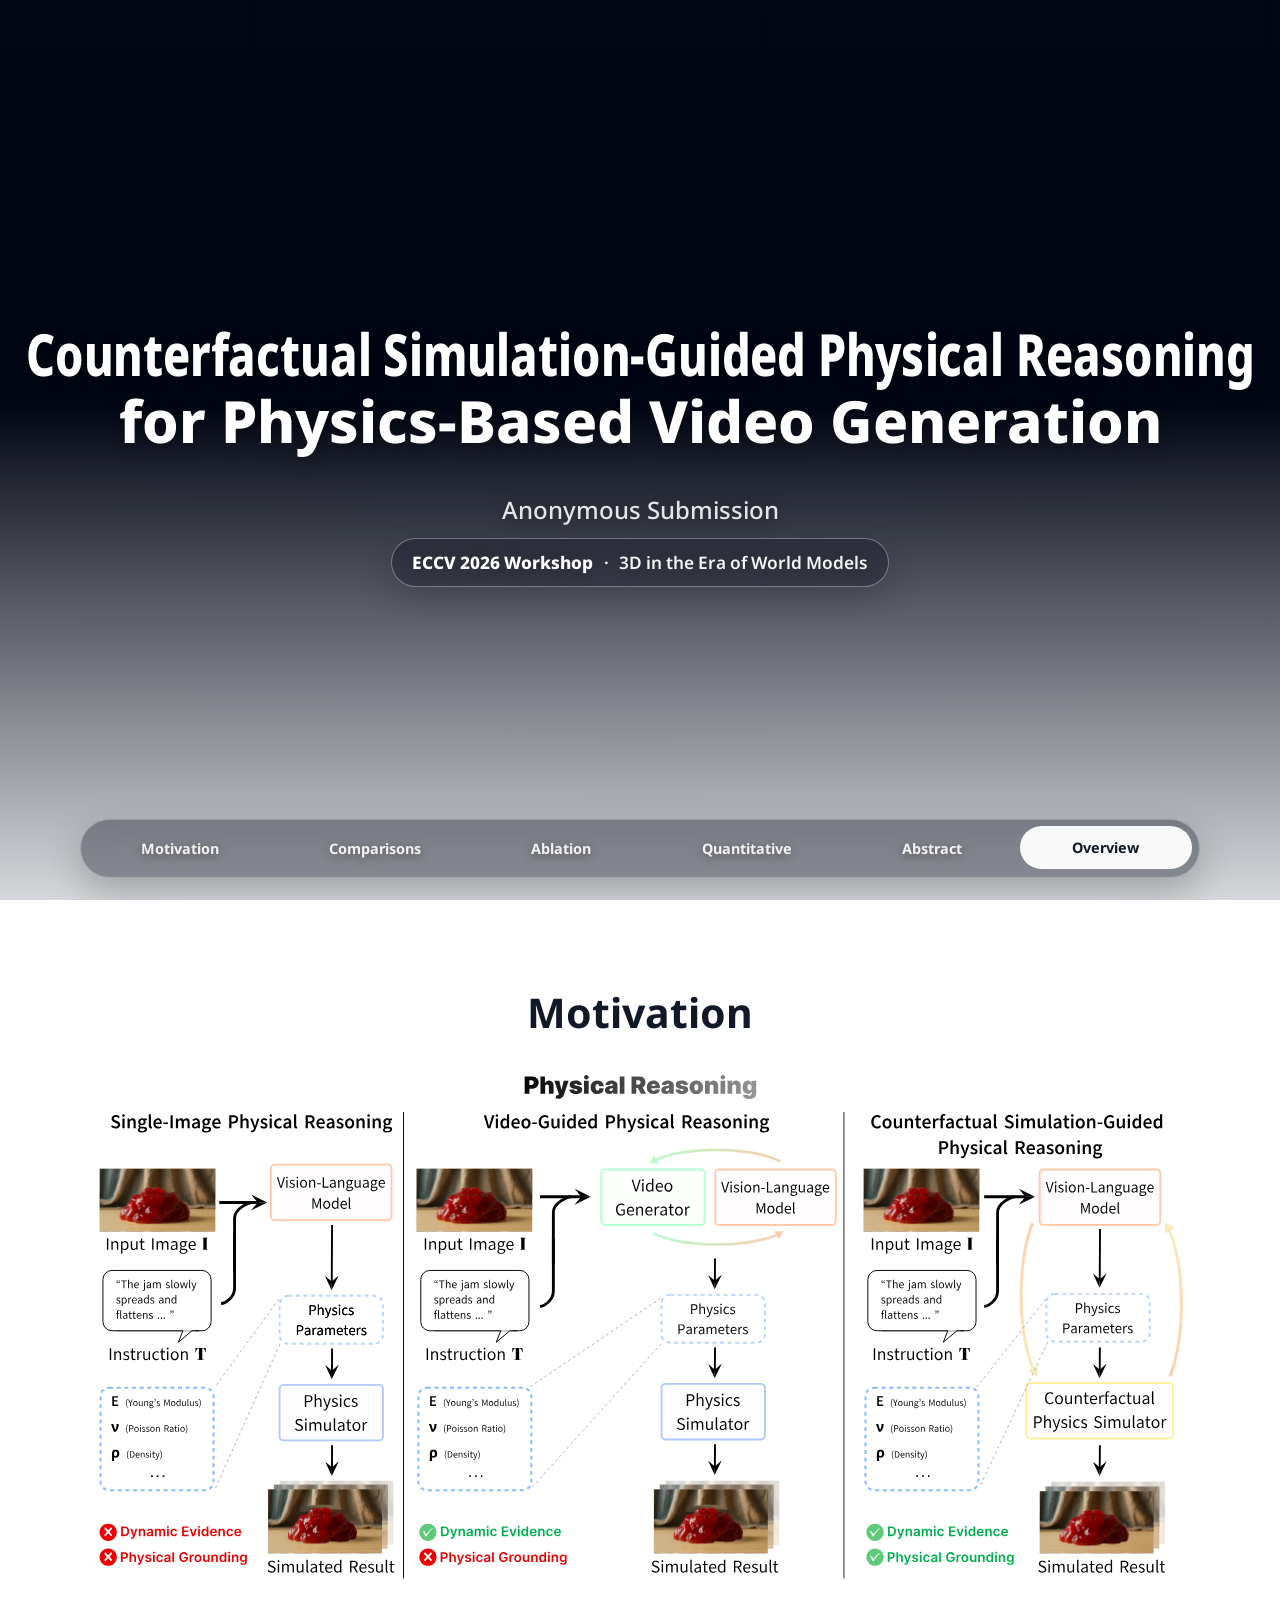
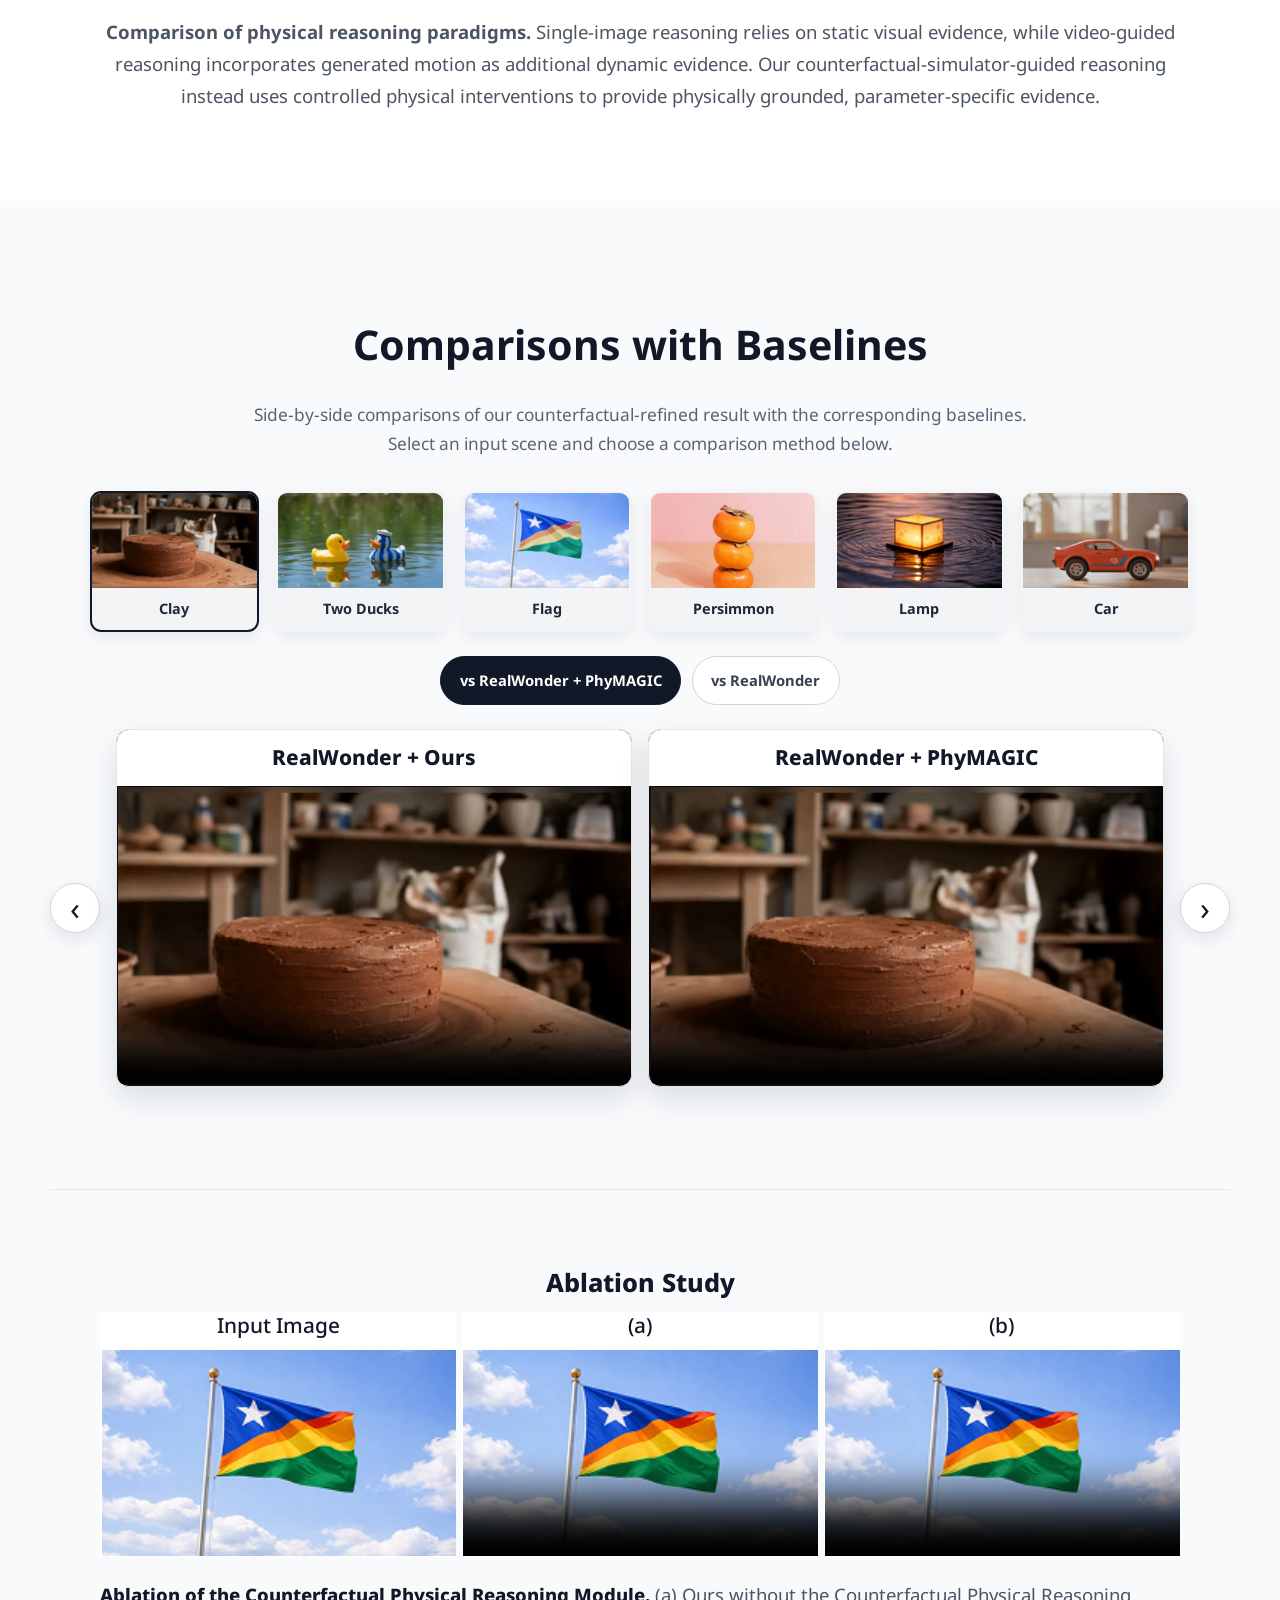
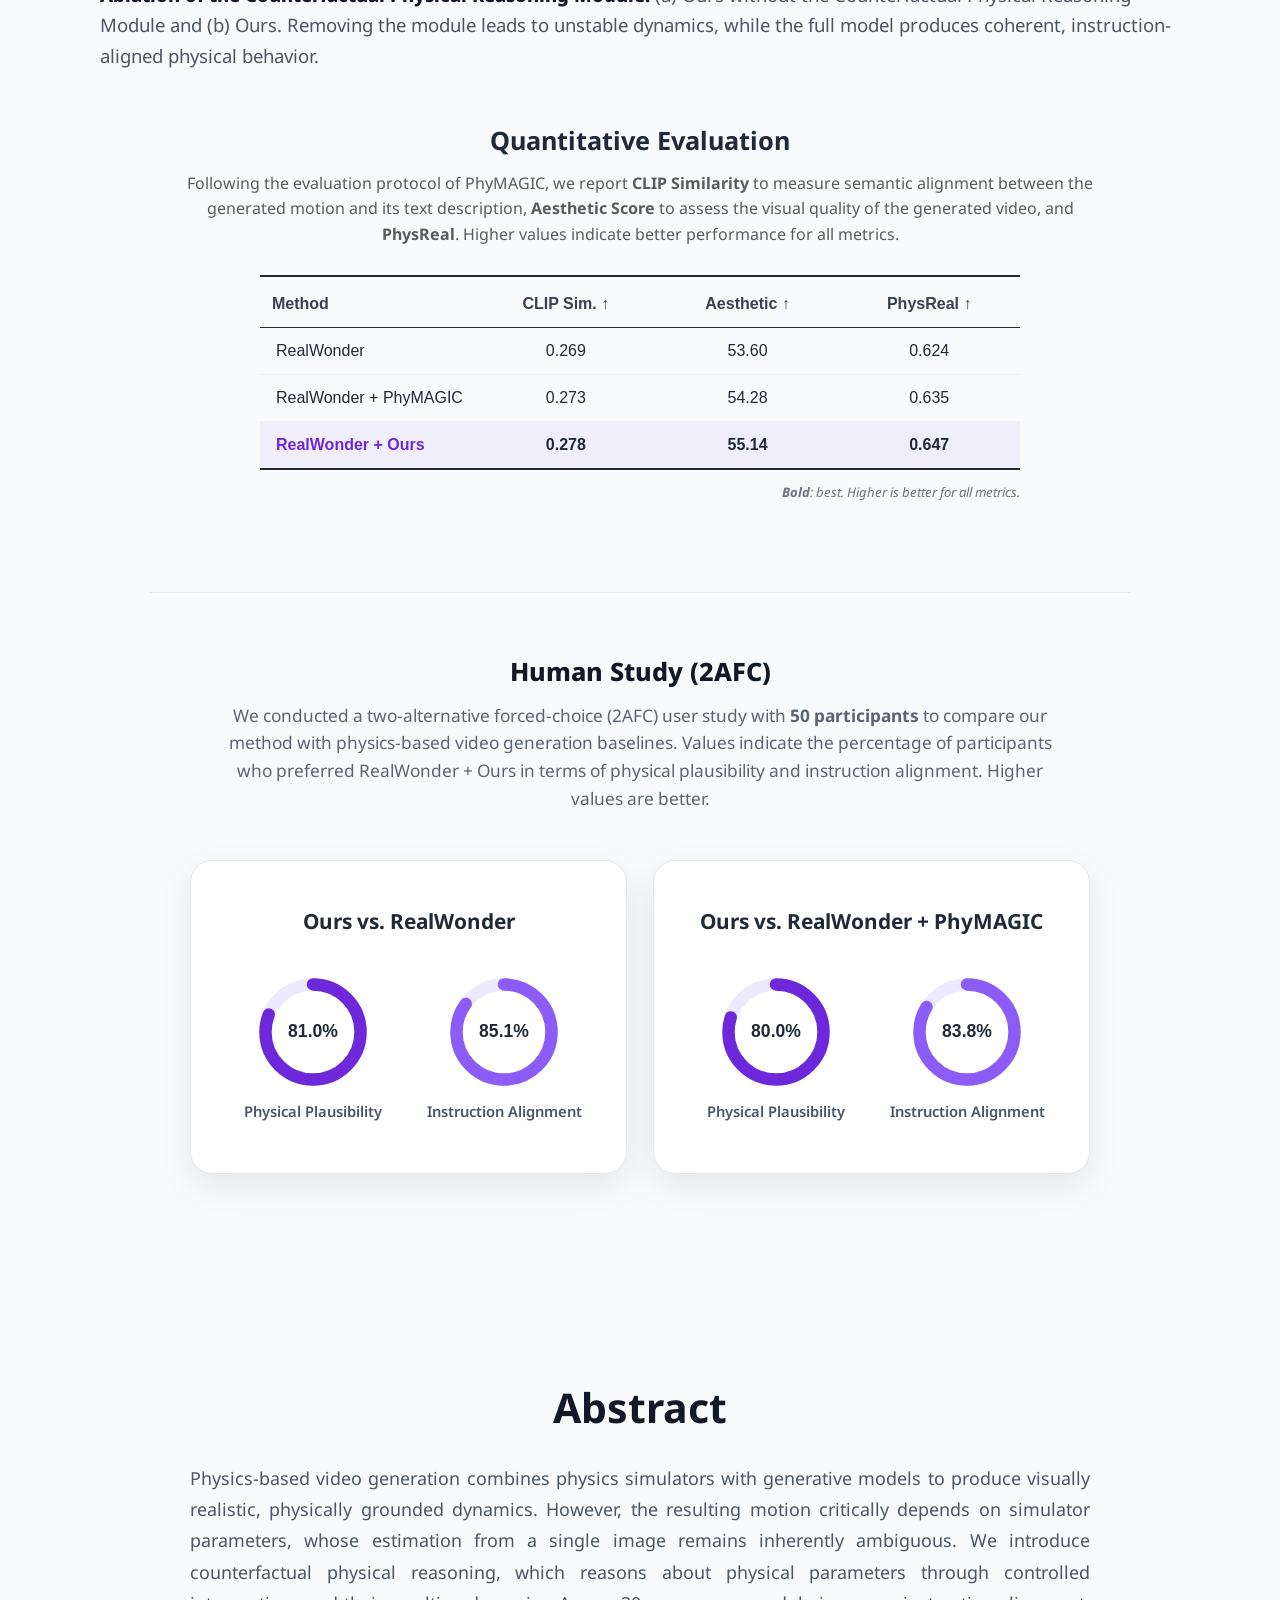
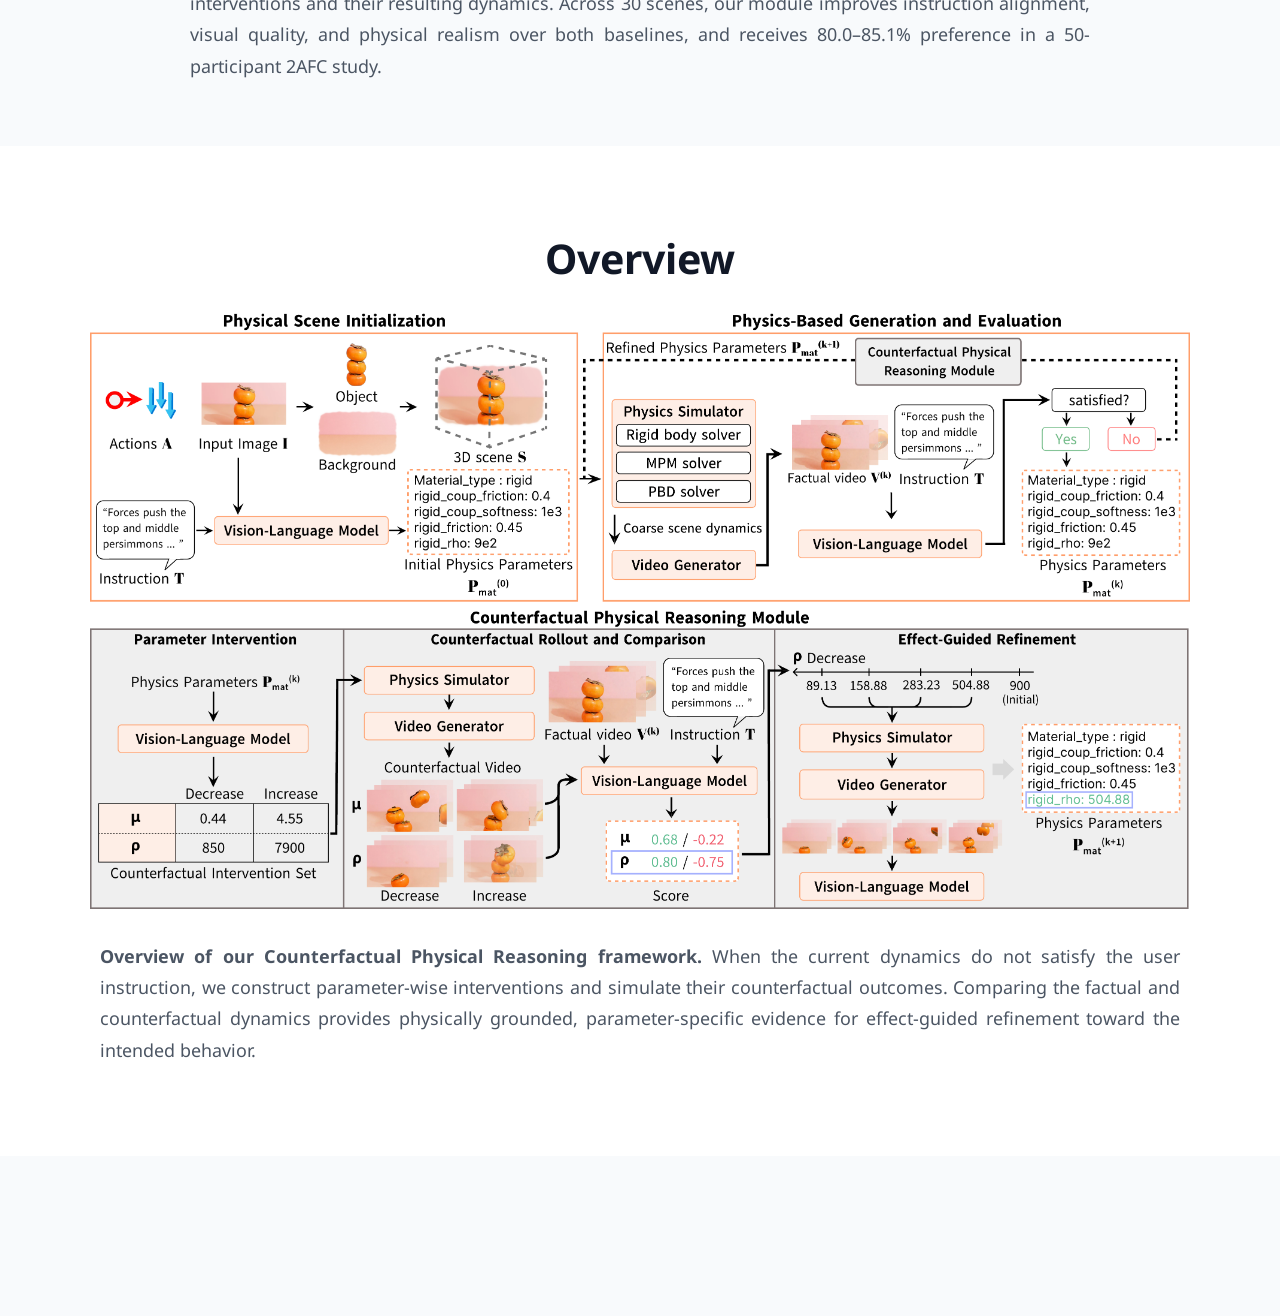
<file: index.html>
<!DOCTYPE html>
<html lang="en" class="scroll-smooth"><head><meta http-equiv="Content-Type" content="text/html; charset=UTF-8">
    <meta http-equiv="Cache-Control" content="no-cache, no-store, must-revalidate">
    <meta http-equiv="Pragma" content="no-cache">
    <meta http-equiv="Expires" content="0">
    
    <meta name="viewport" content="width=device-width, initial-scale=1.0">
    <title>Counterfactual Simulation-Guided Physical Reasoning for Physics-Based Video Generation</title>
    <script src="./src/saved_resource"></script>
    <link href="./src/css2" rel="stylesheet">
    <link rel="stylesheet" href="./src/video-gallery.css">
    <!-- Google Fonts matching the CHORD reference page -->
    <link href="https://fonts.googleapis.com/css?family=Google+Sans|Noto+Sans|Castoro" rel="stylesheet">
    <style>
        body {
            font-family: 'Noto Sans', 'Inter', Arial, sans-serif;
            background-color: #f8fafc;
            color: #1e293b;
            letter-spacing: 0;
        }

        .tracking-tight,
        .tracking-wide,
        .tracking-widest {
            letter-spacing: 0 !important;
        }

        h1,
        h2,
        h3,
        .research-nav {
            font-family: 'Google Sans', 'Noto Sans', 'Inter', Arial, sans-serif;
            letter-spacing: 0;
        }

        body section h2 {
            font-size: clamp(1.75rem, 3.2vw, 3.1rem) !important;
            line-height: 1.12 !important;
            font-weight: 700 !important;
            color: #111827;
        }
        .gradient-text {
            background: linear-gradient(135deg, #0ea5e9, #6366f1, #8b5cf6);
            -webkit-background-clip: text;
            -webkit-text-fill-color: transparent;
        }
        .glass-card {
            background: rgba(255, 255, 255, 0.7);
            backdrop-filter: blur(16px);
            border: 1px solid rgba(255, 255, 255, 0.8);
            box-shadow: 0 4px 30px rgba(0, 0, 0, 0.05);
        }
        .hide-scrollbar::-webkit-scrollbar {
            display: none;
        }
        .hide-scrollbar {
            -ms-overflow-style: none;
            scrollbar-width: none;
        }
        .btn-hover {
            transition: all 0.3s cubic-bezier(0.4, 0, 0.2, 1);
        }
        .btn-hover:hover {
            transform: translateY(-3px);
            box-shadow: 0 10px 25px -5px rgba(0, 0, 0, 0.1);
        }
        .cursor-grab { cursor: grab; }
        .cursor-grabbing { cursor: grabbing !important; }
        .dot-transition { transition: all 0.3s ease; }

        .mobile-clamp {
            display: -webkit-box;
            -webkit-line-clamp: 6;
            -webkit-box-orient: vertical;
            overflow: hidden;
        }
        @media (min-width: 768px) {
            .mobile-clamp {
                -webkit-line-clamp: unset;
                display: block;
            }
        }

        .world-teaser-stage {
            position: relative;
            width: 100%;
            aspect-ratio: 3 / 1;
            min-height: 180px;
            background: #e6edf3;
        }

        .world-main-view,
        .world-video-view {
            position: absolute;
            inset: 0;
        }

        .world-main-view {
            opacity: 1;
            visibility: visible;
            transition: opacity 0.18s ease;
            z-index: 0;
        }

        .world-main-view.hidden {
            opacity: 0;
            visibility: hidden;
            pointer-events: none;
        }

        .world-main-view img,
        .world-video-layer {
            width: 100%;
            height: 100%;
            object-fit: cover;
        }

        .world-video-view {
            opacity: 0;
            visibility: hidden;
            pointer-events: none;
            z-index: auto;
        }

        .world-video-view.active {
            opacity: 1;
            visibility: visible;
            pointer-events: auto;
        }

        .world-video-layer {
            position: absolute;
            inset: 0;
            opacity: 0;
            transition: opacity 0.24s ease;
            background: transparent;
        }

        .world-video-layer.active {
            opacity: 1;
        }

        .project-title {
            width: 100vw;
            margin-left: calc(50% - 50vw);
            font-size: clamp(2.44rem, 4.8vw, 3.64rem) !important;
            font-weight: 800;
            line-height: 1.14 !important;
        }

        .project-title-line {
            display: block;
            position: relative;
            left: 50%;
            width: max-content;
            white-space: nowrap !important;
            transform: translateX(-50%) scaleX(var(--title-line-scale, 1));
            transform-origin: center;
        }

        @media (min-width: 768px) {
            .project-title {
                font-size: clamp(3.08rem, 4.8vw, 3.64rem) !important;
            }
        }

        .interactive-scene-large .video-gallery-item,
        .interactive-scene-large .image-video-pair,
        .interactive-scene-large .video-container {
            width: 100%;
            max-width: none;
        }

        .interactive-scene-large .image-video-pair {
            margin: 0;
        }

        .interactive-scene-large .video-container {
            flex: 0 0 100%;
        }

        .scene-selector-shell {
            display: flex;
            align-items: center;
            justify-content: center;
            gap: 14px;
            width: 100%;
            margin: 1.1rem auto 0;
        }

        .scene-selector-shell .video-gallery-buttons {
            display: flex;
            align-items: center;
            justify-content: center;
            gap: 18px;
            margin: 0;
            width: auto;
            max-width: min(100%, 940px);
            overflow-x: auto;
            padding: 8px 6px 12px;
            scroll-snap-type: x mandatory;
        }

        .scene-selector-shell .scene-button {
            flex: 0 0 auto;
            width: clamp(92px, 16vw, 160px);
            max-width: none;
            margin: 0;
            scroll-snap-align: center;
        }

        .gallery-arrow {
            flex: 0 0 auto;
            width: 38px;
            height: 52px;
            display: inline-flex;
            align-items: center;
            justify-content: center;
            color: #111827;
            font-size: 3rem;
            line-height: 1;
            font-weight: 500;
            background: transparent;
            border: 0;
            cursor: pointer;
            transition: color 0.18s ease, transform 0.18s ease;
        }

        .gallery-arrow:hover {
            color: #4f46e5;
            transform: translateY(-1px);
        }

        .gallery-dots {
            display: flex;
            justify-content: center;
            align-items: center;
            gap: 16px;
            margin-top: 0.55rem;
        }

        .gallery-dot {
            width: 8px;
            height: 8px;
            border-radius: 999px;
            background: #c4c4c4;
            border: 0;
            padding: 0;
            cursor: pointer;
            transition: background-color 0.18s ease, transform 0.18s ease;
        }

        .gallery-dot.is-active {
            background: #111827;
            transform: scale(1.08);
        }

        .project-hero {
            position: relative;
            width: 100vw;
            min-height: 100vh;
            margin-left: calc(50% - 50vw);
            margin-bottom: 0;
            padding: clamp(3.5rem, 8vh, 6rem) max(1rem, calc((100vw - 1120px) / 2));
            display: flex;
            align-items: center;
            justify-content: center;
            overflow: hidden;
            color: #ffffff;
            isolation: isolate;
        }

        .project-hero::after {
            content: "";
            position: absolute;
            inset: 0;
            z-index: -1;
            background:
                linear-gradient(180deg, rgba(3, 7, 18, 0.58), rgba(3, 7, 18, 0.34) 45%, rgba(248, 250, 252, 0.86) 100%),
                linear-gradient(90deg, rgba(3, 7, 18, 0.52), rgba(3, 7, 18, 0.16), rgba(3, 7, 18, 0.52));
        }

        .hero-video-wall {
            position: absolute;
            inset: 0;
            z-index: -2;
            background: #020617;
        }

        .hero-bg-video {
            position: absolute;
            inset: 0;
            width: 100%;
            height: 100%;
            object-fit: cover;
            opacity: 0;
            filter: saturate(1.06) contrast(1.03);
            transform: scale(1.025);
            transition: opacity 0.65s ease, transform 7.8s linear;
            pointer-events: none;
        }

        .hero-bg-video.is-active {
            opacity: 0.92;
            transform: scale(1);
        }

        .project-hero-content {
            position: relative;
            z-index: 2;
            width: min(96vw, 1800px);
            text-shadow: 0 2px 18px rgba(0, 0, 0, 0.42);
        }

        .workshop-badge {
            display: inline-flex;
            flex-wrap: wrap;
            align-items: center;
            justify-content: center;
            gap: 0.35rem 0.65rem;
            padding: 0.72rem 1.25rem;
            border: 1px solid rgba(255, 255, 255, 0.35);
            border-radius: 999px;
            background: rgba(2, 6, 23, 0.3);
            color: rgba(255, 255, 255, 0.95);
            font-size: clamp(0.95rem, 1.35vw, 1.18rem);
            font-weight: 600;
            line-height: 1.35;
            box-shadow: 0 12px 32px rgba(0, 0, 0, 0.18);
            backdrop-filter: blur(10px);
        }

        .workshop-badge strong {
            color: #ffffff;
            font-weight: 800;
        }

        .section-nav {
            position: absolute;
            bottom: clamp(1rem, 2.5vh, 1.75rem);
            left: 50%;
            z-index: 4;
            width: min(calc(100vw - 2rem), 1120px);
            transform: translateX(-50%);
        }

        .section-nav-inner {
            display: flex;
            gap: 0.3rem;
            width: 100%;
            margin: 0 auto;
            padding: 0.42rem;
            overflow-x: auto;
            border: 1px solid rgba(255, 255, 255, 0.28);
            border-radius: 999px;
            background: rgba(2, 6, 23, 0.34);
            box-shadow: 0 14px 38px rgba(0, 0, 0, 0.22);
            backdrop-filter: blur(14px);
            scrollbar-width: none;
        }

        .section-nav-inner::-webkit-scrollbar {
            display: none;
        }

        .section-nav-link {
            flex: 1 0 auto;
            min-height: 43px;
            padding: 0.55rem 1rem;
            display: inline-flex;
            align-items: center;
            justify-content: center;
            border: 1px solid transparent;
            border-radius: 999px;
            color: rgba(255, 255, 255, 0.9);
            font-size: 0.9rem;
            font-weight: 700;
            text-align: center;
            white-space: nowrap;
            text-shadow: 0 2px 10px rgba(0, 0, 0, 0.38);
            transition: color 0.18s ease, background 0.18s ease, border-color 0.18s ease, transform 0.18s ease;
        }

        .section-nav-link:hover,
        .section-nav-link.is-active {
            border-color: rgba(255, 255, 255, 0.75);
            background: rgba(255, 255, 255, 0.94);
            color: #111827;
            text-shadow: none;
            transform: translateY(-1px);
        }

        #motivation,
        #baseline-comparisons,
        #quantitative-evaluation,
        #abstract,
        #overview {
            scroll-margin-top: 84px;
        }

        .project-hero .gradient-text {
            background: none;
            -webkit-text-fill-color: #ffffff;
            color: #ffffff;
        }

        .project-hero .text-gray-800,
        .project-hero .text-gray-500 {
            color: rgba(255, 255, 255, 0.88) !important;
        }

        .project-hero .btn-hover {
            box-shadow: 0 18px 38px rgba(0, 0, 0, 0.22);
        }

        .full-bleed-section {
            width: 100vw;
            margin-left: calc(50% - 50vw);
        }

        .motivation-section {
            position: relative;
            left: 50%;
            display: flex;
            justify-content: center;
            width: 100vw;
            margin-left: 0;
            padding: clamp(3.5rem, 7vw, 6rem) 0 clamp(3.5rem, 7vw, 6rem);
            background: #ffffff;
            transform: translateX(-50%);
        }

        .motivation-inner {
            flex: none;
            width: min(1400px, calc(100vw - 3rem));
            max-width: none;
            margin: 0 auto;
        }

        .motivation-figure {
            display: flex;
            width: 100%;
            max-width: none;
            flex-direction: column;
            align-items: center;
            margin: 0 auto !important;
            text-align: center;
        }

        .motivation-figure img {
            display: block;
            width: min(100%, 1100px);
            max-width: 100%;
            height: auto;
            margin: 0 auto !important;
            background: #ffffff;
        }

        .motivation-caption {
            max-width: 1120px;
            margin: clamp(1.4rem, 2.5vw, 2rem) auto 0;
            padding: 0 1.25rem;
            color: #4b5563;
            font-size: clamp(1rem, 1.45vw, 1.2rem) !important;
            line-height: 1.7;
            text-align: center;
        }

        .overview-section {
            position: relative;
            left: 50%;
            display: flex;
            justify-content: center;
            width: 100vw;
            margin-left: 0;
            padding: clamp(3.5rem, 7vw, 6rem) 0;
            background: #ffffff;
            transform: translateX(-50%);
        }

        .overview-inner {
            flex: none;
            width: min(1400px, calc(100vw - 3rem));
            max-width: none;
            margin: 0 auto;
        }

        .overview-figure {
            display: flex;
            width: 100%;
            max-width: none;
            flex-direction: column;
            align-items: center;
            margin: 0 auto !important;
        }

        .overview-figure img {
            display: block;
            width: min(100%, 1100px);
            max-width: 100%;
            height: auto;
            margin: 0 auto !important;
            background: #ffffff;
        }

        .overview-caption {
            max-width: 1120px;
            margin: clamp(1.4rem, 2.5vw, 2rem) auto 0;
            padding: 0 1.25rem;
            color: #4b5563;
            font-size: clamp(1rem, 1.4vw, 1.125rem) !important;
            line-height: 1.75;
            text-align: justify;
        }

        .interactive-peek-section {
            overflow: hidden;
            padding: clamp(3.5rem, 7vw, 6rem) 0 clamp(3rem, 6vw, 5rem);
        }

        .interactive-peek-intro {
            max-width: 880px;
            margin: 0 auto clamp(1.6rem, 3vw, 2.5rem);
            padding: 0 1.25rem;
            color: #4b5563;
            font-size: clamp(1rem, 1.35vw, 1.15rem);
            line-height: 1.7;
            text-align: center;
        }

        .interactive-peek-shell {
            position: relative;
            width: 100%;
        }

        .interactive-peek-track {
            display: flex;
            gap: clamp(1rem, 2.8vw, 2.75rem);
            overflow-x: auto;
            scroll-snap-type: x mandatory;
            scroll-behavior: smooth;
            padding: 0 max(12vw, calc((100vw - 1120px) / 2)) 1.5rem;
        }

        .interactive-peek-card {
            flex: 0 0 min(62vw, 820px);
            scroll-snap-align: center;
            opacity: 0.58;
            transform: scale(0.9);
            transition: opacity 0.28s ease, transform 0.28s ease;
        }

        .interactive-peek-card.is-active {
            opacity: 1;
            transform: scale(1);
        }

        .interactive-peek-card video,
        .generated-world-gif {
            width: 100%;
            height: 100%;
            display: block;
            border-radius: 8px;
            background: #020617;
            object-fit: cover;
            box-shadow: 0 28px 70px rgba(15, 23, 42, 0.18);
        }

        .peek-video-frame {
            aspect-ratio: 832 / 480;
            overflow: hidden;
            border-radius: 8px;
            background: #020617;
            box-shadow: 0 28px 70px rgba(15, 23, 42, 0.18);
        }

        .interactive-peek-card .peek-video-frame video {
            width: 100%;
            height: 100%;
            object-fit: cover;
            box-shadow: none;
        }

        .peek-arrow {
            position: absolute;
            top: 50%;
            z-index: 5;
            width: 52px;
            height: 52px;
            transform: translateY(-50%);
            display: inline-flex;
            align-items: center;
            justify-content: center;
            color: #ffffff;
            font-size: 2.7rem;
            line-height: 0.72;
            overflow: hidden;
            text-shadow: 0 3px 18px rgba(0, 0, 0, 0.55);
            background: rgba(15, 23, 42, 0.16);
            border: 1px solid rgba(255, 255, 255, 0.22);
            border-radius: 999px;
            backdrop-filter: blur(10px);
            cursor: pointer;
            padding-bottom: 0.18em;
        }

        .peek-arrow[data-peek-prev] {
            left: clamp(0.5rem, 3vw, 2.5rem);
        }

        .peek-arrow[data-peek-next] {
            right: clamp(0.5rem, 3vw, 2.5rem);
        }

        .generated-worlds-section {
            padding: clamp(3.5rem, 7vw, 6rem) 0 clamp(4rem, 8vw, 7rem);
            background: #ffffff;
        }

        .generated-worlds-inner {
            width: min(100%, 1500px);
            margin: 0 auto;
            padding: 0 clamp(1rem, 3vw, 2.5rem);
        }

        .generated-worlds-intro {
            max-width: 980px;
            margin: 0 auto clamp(2rem, 5vw, 4rem);
            color: #4b5563;
            font-size: clamp(1rem, 1.55vw, 1.25rem);
            line-height: 1.7;
            text-align: center;
        }

        .paper-summary-section {
            max-width: 900px;
            margin-left: auto;
            margin-right: auto;
        }

        .paper-summary-text {
            color: #4b5563;
            font-size: clamp(1rem, 1.4vw, 1.125rem);
            line-height: 1.75;
            text-align: justify;
        }

        .baseline-comparison-section {
            width: 100%;
            margin: 0 auto clamp(4rem, 8vw, 7rem);
            padding-top: clamp(1rem, 3vw, 2rem);
        }

        .comparison-results-section {
            padding: clamp(3.5rem, 7vw, 6rem) 0 clamp(4rem, 8vw, 7rem);
        }

        .comparison-results-inner {
            width: min(100%, 1500px);
            margin: 0 auto;
            padding: 0 clamp(1rem, 3vw, 2.5rem);
        }

        .baseline-comparison-section > h2 {
            width: 100%;
            margin-left: auto;
            margin-right: auto;
            text-align: center !important;
        }

        .baseline-comparison-intro {
            max-width: 800px;
            margin: 0 auto 2rem;
            color: #5b6472;
            font-size: clamp(1rem, 1.35vw, 1.15rem);
            line-height: 1.7;
            text-align: center;
        }

        .baseline-scene-selector {
            display: grid;
            grid-template-columns: repeat(auto-fit, minmax(150px, 1fr));
            gap: clamp(0.65rem, 1.8vw, 1.1rem);
            max-width: 1100px;
            margin: 0 auto 1.5rem;
        }

        .baseline-scene-button {
            overflow: hidden;
            padding: 0;
            border: 2px solid transparent;
            border-radius: 0.7rem;
            background: #f3f4f6;
            color: #1f2937;
            box-shadow: 0 6px 18px rgba(15, 23, 42, 0.08);
            transition: border-color 160ms ease, transform 160ms ease, box-shadow 160ms ease;
        }

        .baseline-scene-button:hover {
            transform: translateY(-2px);
            box-shadow: 0 10px 24px rgba(15, 23, 42, 0.12);
        }

        .baseline-scene-button.is-active {
            border-color: #111827;
        }

        .baseline-scene-button img {
            width: 100%;
            aspect-ratio: 832 / 480;
            object-fit: cover;
        }

        .baseline-scene-button span {
            display: block;
            padding: 0.55rem 0.65rem 0.65rem;
            font-size: 0.9rem;
            font-weight: 700;
        }

        .baseline-method-selector {
            display: flex;
            flex-wrap: wrap;
            justify-content: center;
            gap: 0.7rem;
            margin-bottom: 1.5rem;
        }

        .baseline-method-button {
            padding: 0.7rem 1.15rem;
            border: 1px solid #d1d5db;
            border-radius: 9999px;
            background: #ffffff;
            color: #374151;
            font-size: 0.92rem;
            font-weight: 700;
            transition: background 160ms ease, color 160ms ease, border-color 160ms ease;
        }

        .baseline-method-button.is-active {
            border-color: #111827;
            background: #111827;
            color: #ffffff;
        }

        .baseline-stage-shell {
            display: grid;
            grid-template-columns: auto minmax(0, 1fr) auto;
            align-items: center;
            gap: clamp(0.45rem, 1.5vw, 1rem);
            width: min(96vw, 1180px);
            margin: 0 auto;
            position: relative;
        }

        .baseline-video-grid {
            display: grid;
            grid-template-columns: repeat(2, minmax(0, 1fr));
            gap: clamp(0.6rem, 1.6vw, 1rem);
        }

        .baseline-video-panel {
            overflow: hidden;
            border: 1px solid #e5e7eb;
            border-radius: 0.8rem;
            background: #0b0d12;
            box-shadow: 0 12px 30px rgba(15, 23, 42, 0.12);
        }

        .baseline-video-label {
            display: block;
            padding: 0.7rem 0.85rem;
            background: #ffffff;
            color: #111827;
            font-size: clamp(0.82rem, 1.25vw, 1rem);
            font-weight: 800;
            text-align: center;
        }

        .baseline-video-panel video {
            display: block;
            width: 100%;
            aspect-ratio: 832 / 480;
            background: #000000;
            object-fit: cover;
        }

        .baseline-scene-arrow {
            display: grid;
            width: clamp(2.3rem, 4vw, 3.1rem);
            height: clamp(2.3rem, 4vw, 3.1rem);
            place-items: center;
            border: 1px solid #d1d5db;
            border-radius: 50%;
            background: #ffffff;
            color: #111827;
            font-size: clamp(1.5rem, 3vw, 2rem);
            line-height: 1;
            box-shadow: 0 6px 18px rgba(15, 23, 42, 0.1);
        }

        .baseline-scene-arrow:hover {
            background: #111827;
            color: #ffffff;
        }

        .ablation-study-section {
            width: min(96vw, 1180px);
            margin: clamp(4.5rem, 8vw, 7rem) auto 0;
            padding-top: clamp(3.5rem, 6vw, 5rem);
            border-top: 1px solid #e5e7eb;
            text-align: center;
        }

        .ablation-study-section > h3 {
            margin-bottom: 0.9rem;
            color: #111827;
            font-size: clamp(1.5rem, 2.8vw, 2.2rem);
            font-weight: 800;
            line-height: 1.2;
        }

        .ablation-study-intro {
            max-width: 760px;
            margin: 0 auto 2rem;
            color: #5b6472;
            font-size: clamp(0.95rem, 1.3vw, 1.1rem);
            line-height: 1.7;
        }

        .ablation-video-grid {
            display: grid;
            grid-template-columns: repeat(3, minmax(0, 1fr));
            gap: 0.35rem;
            max-width: 1080px;
            margin: 0 auto;
        }

        .ablation-panel {
            min-width: 0;
            margin: 0;
            overflow: hidden;
            background: #ffffff;
        }

        .ablation-panel-label {
            min-height: 2.3rem;
            margin: 0;
            color: #111827;
            font-size: clamp(1.05rem, 2vw, 1.55rem);
            font-weight: 500;
            line-height: 1.25;
            text-align: center;
        }

        .ablation-panel img,
        .ablation-panel video {
            display: block;
            width: 100%;
            aspect-ratio: 832 / 480;
            background: #000000;
            object-fit: cover;
        }

        .ablation-caption {
            max-width: 1080px;
            margin: 1.4rem auto 0;
            color: #4b5563;
            font-size: clamp(1rem, 1.45vw, 1.2rem);
            line-height: 1.65;
            text-align: left;
        }

        .ablation-caption strong {
            color: #111827;
            font-weight: 800;
        }

        @media (max-width: 700px) {
            .baseline-scene-button span {
                font-size: 0.78rem;
            }

            .baseline-stage-shell {
                grid-template-columns: 1fr;
            }

            .baseline-video-grid {
                grid-template-columns: 1fr;
            }

            .ablation-video-grid {
                grid-template-columns: 1fr;
                gap: 1.25rem;
            }

            .ablation-caption {
                text-align: center;
            }

            .baseline-scene-arrow {
                display: none;
            }
        }

        .generated-world-stack {
            display: grid;
            gap: clamp(3.5rem, 7vw, 6rem);
        }

        .generated-world-card {
            width: min(92vw, 960px);
            max-width: 960px !important;
            margin: 0 auto;
            opacity: 1;
            transform: none;
            text-align: center;
        }

        .generated-world-card + .generated-world-card {
            margin-top: 0;
        }

        /* --- Acknowledgements footer (matches CHORD reference) ----------- */
        .ack-footer {
            width: 100%;
            background-color: #fafafa;
            padding: 3rem 1.5rem 4rem;
            border-top: 1px solid #efefef;
            font-family: 'Noto Sans', 'Inter', Arial, sans-serif;
        }

        .ack-container {
            max-width: 820px;
            margin: 0 auto;
        }

        .ack-title {
            text-align: center;
            font-family: 'Google Sans', 'Noto Sans', 'Inter', Arial, sans-serif;
            font-size: 1.75rem;
            font-weight: 600;
            color: #363636;
            margin-bottom: 1.5rem;
        }

        .ack-content {
            color: #4a4a4a;
            font-size: 1rem;
            line-height: 1.6;
        }

        .ack-content p {
            margin: 0;
        }

        .ack-content p + p {
            margin-top: 0.35rem;
        }

        .ack-content a {
            color: #485fc7;
            text-decoration: none;
            transition: color 0.12s ease;
        }

        .ack-content a:hover {
            color: #3040a0;
            text-decoration: underline;
        }

        .ack-content .ack-project-link {
            color: #2563eb;
            font-weight: 700;
            text-decoration: underline;
            text-underline-offset: 0.16em;
        }

        .ack-content .ack-project-link:hover {
            color: #1d4ed8;
        }

        .generated-world-caption {
            max-width: 920px;
            margin: 0 auto clamp(1.1rem, 2vw, 1.6rem);
            padding: 0 1.25rem;
            color: #111827;
            font-family: 'Google Sans', 'Noto Sans', 'Inter', Arial, sans-serif;
            font-size: clamp(1rem, 1.6vw, 1.4rem) !important;
            line-height: 1.35;
            text-align: center;
        }

        .generated-worlds-inner > h2,
        .generated-worlds-intro {
            width: 100%;
            margin-left: auto;
            margin-right: auto;
            text-align: center !important;
        }

        .generated-world-caption strong,
        .generated-world-caption span {
            display: block;
        }

        .generated-world-caption strong {
            margin-bottom: 0.35rem;
            font-weight: 700;
        }

        .generated-world-caption span {
            color: #4b5563;
            font-family: 'Inter', Arial, sans-serif;
            font-size: clamp(0.9rem, 1.25vw, 1.05rem);
            font-weight: 400;
            line-height: 1.55;
        }

        .generated-world-media {
            position: relative;
            width: 100%;
            margin: 0 auto;
            aspect-ratio: 832 / 480;
            overflow: hidden;
            border-radius: 0;
            background: #e9f5f6;
            box-shadow: 0 28px 70px rgba(15, 23, 42, 0.18);
        }

        .generated-world-gif {
            position: absolute;
            inset: 0;
            width: 100%;
            height: 100%;
            object-fit: cover;
            margin: 0 !important;
            opacity: 0;
            transition: opacity 0.42s ease;
            box-shadow: none;
        }

        .generated-world-media.is-loaded .generated-world-gif {
            opacity: 1;
        }

        .gif-loader {
            position: absolute;
            inset: 0;
            display: flex;
            align-items: center;
            justify-content: center;
            background:
                radial-gradient(circle at 50% 42%, rgba(14, 165, 233, 0.18), transparent 32%),
                linear-gradient(135deg, #ecfeff, #f8fafc 55%, #e0f2fe);
            transition: opacity 0.28s ease, visibility 0.28s ease;
            z-index: 2;
        }

        .generated-world-media.is-loaded .gif-loader {
            opacity: 0;
            visibility: hidden;
            pointer-events: none;
        }

        .object-motion-media {
            width: min(88vw, 760px);
            aspect-ratio: 4 / 3;
            overflow: hidden;
            border-radius: 8px;
            background: #020617;
            box-shadow: 0 28px 70px rgba(15, 23, 42, 0.18);
        }

        .object-motion-media video {
            width: 100%;
            height: 100%;
            display: block;
            object-fit: cover;
            border-radius: 0;
        }

        .liquid-loader {
            position: relative;
            width: 104px;
            height: 76px;
        }

        .liquid-loader::before,
        .liquid-loader::after {
            content: "";
            position: absolute;
            left: 50%;
            top: 50%;
            width: 82px;
            height: 82px;
            border: 2px solid rgba(6, 182, 212, 0.32);
            border-radius: 42% 58% 57% 43% / 45% 42% 58% 55%;
            transform: translate(-50%, -50%);
            animation: loader-ripple 1.9s ease-in-out infinite;
        }

        .liquid-loader::after {
            width: 54px;
            height: 54px;
            border-color: rgba(59, 130, 246, 0.28);
            animation-delay: -0.65s;
            animation-duration: 1.55s;
        }

        .liquid-drop {
            position: absolute;
            bottom: 12px;
            width: 16px;
            height: 22px;
            border-radius: 12px 12px 14px 14px;
            background: linear-gradient(180deg, #38bdf8, #14b8a6);
            box-shadow: 0 10px 22px rgba(20, 184, 166, 0.34);
            animation: loader-wave 0.9s ease-in-out infinite;
        }

        .liquid-drop:nth-child(1) {
            left: 24px;
        }

        .liquid-drop:nth-child(2) {
            left: 44px;
            animation-delay: 0.14s;
        }

        .liquid-drop:nth-child(3) {
            left: 64px;
            animation-delay: 0.28s;
        }

        .loader-label {
            position: absolute;
            left: 50%;
            top: calc(50% + 54px);
            transform: translateX(-50%);
            color: #0f766e;
            font-size: 0.72rem;
            font-weight: 700;
            letter-spacing: 0.14em;
            text-transform: uppercase;
            white-space: nowrap;
        }

        @keyframes loader-wave {
            0%, 100% {
                transform: translateY(0) scaleY(0.92);
                opacity: 0.72;
            }
            50% {
                transform: translateY(-24px) scaleY(1.08);
                opacity: 1;
            }
        }

        @keyframes loader-ripple {
            0%, 100% {
                transform: translate(-50%, -50%) rotate(0deg) scale(0.94);
            }
            50% {
                transform: translate(-50%, -50%) rotate(18deg) scale(1.08);
            }
        }

        .explore-world-section {
            /* Break out of the parent max-w-5xl container and center against
               the viewport, matching the full-bleed sections above. */
            width: 100vw;
            max-width: none;
            margin-left: calc(50% - 50vw);
            margin-right: calc(50% - 50vw);
            margin-bottom: 5rem;
            padding: 0;
        }

        .explore-world-section > * {
            width: min(96vw, 1480px);
            margin-left: auto;
            margin-right: auto;
        }

        .explore-world-section p {
            max-width: 860px;
            margin: 0 auto;
            color: #4b5563;
            font-size: clamp(0.98rem, 1.25vw, 1.12rem);
            line-height: 1.7;
            text-align: center;
        }

        .splat-viewer-shell {
            position: relative;
            height: min(78vh, 820px);
            min-height: 600px;
            margin-top: 2rem;
            overflow: hidden;
            border: 1px solid rgba(17, 24, 39, 0.12);
            border-radius: 8px;
            background: #030712;
            box-shadow: 0 28px 78px rgba(15, 23, 42, 0.2);
        }

        .splat-viewer-shell::before {
            display: none;
        }

        .splat-viewer-frame {
            position: absolute;
            inset: 0;
            width: 100%;
            height: 100%;
            border: 0;
            background: #030712;
        }

        .splat-control-grid {
            display: grid;
            grid-template-columns: repeat(2, minmax(0, 1fr));
            gap: 0.75rem;
            margin-top: 1rem;
        }

        .splat-control-grid span {
            display: block;
            border: 1px solid rgba(17, 24, 39, 0.1);
            border-radius: 8px;
            background: #ffffff;
            padding: 0.75rem 0.9rem;
            color: #374151;
            font-size: 0.88rem;
            line-height: 1.45;
            text-align: center;
        }

        .splat-control-grid strong {
            color: #111827;
            font-weight: 800;
        }

        @media (max-width: 640px) {
            .scene-selector-shell {
                gap: 6px;
            }

            .gallery-arrow {
                width: 24px;
                font-size: 2.3rem;
            }

            .scene-selector-shell .video-gallery-buttons {
                gap: 10px;
            }

            .project-hero {
                min-height: 100vh;
                padding-top: 3rem;
                padding-bottom: 3rem;
            }

            .splat-viewer-shell::before {
                display: none;
            }

            .splat-viewer-shell {
                min-height: 420px;
                height: 58vh;
            }

            .splat-control-grid {
                grid-template-columns: 1fr;
            }

            .interactive-peek-track {
                padding: 0 8vw 1.25rem;
            }

            .interactive-peek-card {
                flex-basis: 78vw;
            }

            .section-nav-link {
                min-height: 40px;
                padding: 0.52rem 0.8rem;
                font-size: 0.78rem;
            }

            .section-nav {
                bottom: 0.65rem;
                width: calc(100vw - 1rem);
            }

            .section-nav-inner {
                justify-content: flex-start;
                padding: 0.34rem;
            }

            .workshop-badge {
                max-width: calc(100vw - 2rem);
                border-radius: 1.25rem;
                padding: 0.62rem 0.9rem;
            }

            .peek-arrow {
                width: 42px;
                height: 42px;
                font-size: 2.2rem;
            }
        }


        .research-nav {
            width: 100%;
            background: #ffffff;
            border-bottom: 1px solid #d9d9d9;
            display: flex;
            align-items: center;
            justify-content: center;
            box-shadow: 0 1px 3px rgba(0, 0, 0, 0.06);
        }

        .research-nav-inner {
            width: min(100%, 1120px);
            display: grid;
            grid-template-columns: repeat(3, minmax(0, 1fr));
            align-items: stretch;
        }

        .research-link {
            min-height: 72px;
            display: flex;
            flex-direction: column;
            align-items: center;
            justify-content: center;
            gap: 5px;
            padding: 0 18px;
            color: #4b5563;
            font-size: clamp(0.9rem, 1.65vw, 1.14rem);
            font-weight: 500;
            line-height: 1.2;
            text-align: center;
            border-bottom: 3px solid transparent;
            transition: background 0.16s ease, color 0.16s ease, border-color 0.16s ease;
        }

        .research-link-title,
        .research-link-venue {
            display: block;
        }

        .research-link-venue {
            font-size: clamp(0.68rem, 1vw, 0.78rem);
            font-weight: 600;
            line-height: 1;
            color: #8a94a6;
        }

        .research-link:hover {
            background: #f7fbff;
            color: #2f80ed;
        }

        .research-link:hover .research-link-venue,
        .research-link.is-active .research-link-venue {
            color: #2f80ed;
        }

        .research-link.is-active {
            color: #2f80ed;
            border-bottom-color: #2f80ed;
            background: #f8fbff;
        }

        @media (max-width: 640px) {
            .research-link {
                min-height: 64px;
                padding: 0 8px;
                font-size: 0.78rem;
            }

            .research-link-venue {
                font-size: 0.66rem;
            }
        }

    </style>
<style>*, ::before, ::after{--tw-border-spacing-x:0;--tw-border-spacing-y:0;--tw-translate-x:0;--tw-translate-y:0;--tw-rotate:0;--tw-skew-x:0;--tw-skew-y:0;--tw-scale-x:1;--tw-scale-y:1;--tw-pan-x: ;--tw-pan-y: ;--tw-pinch-zoom: ;--tw-scroll-snap-strictness:proximity;--tw-gradient-from-position: ;--tw-gradient-via-position: ;--tw-gradient-to-position: ;--tw-ordinal: ;--tw-slashed-zero: ;--tw-numeric-figure: ;--tw-numeric-spacing: ;--tw-numeric-fraction: ;--tw-ring-inset: ;--tw-ring-offset-width:0px;--tw-ring-offset-color:#fff;--tw-ring-color:rgb(59 130 246 / 0.5);--tw-ring-offset-shadow:0 0 #0000;--tw-ring-shadow:0 0 #0000;--tw-shadow:0 0 #0000;--tw-shadow-colored:0 0 #0000;--tw-blur: ;--tw-brightness: ;--tw-contrast: ;--tw-grayscale: ;--tw-hue-rotate: ;--tw-invert: ;--tw-saturate: ;--tw-sepia: ;--tw-drop-shadow: ;--tw-backdrop-blur: ;--tw-backdrop-brightness: ;--tw-backdrop-contrast: ;--tw-backdrop-grayscale: ;--tw-backdrop-hue-rotate: ;--tw-backdrop-invert: ;--tw-backdrop-opacity: ;--tw-backdrop-saturate: ;--tw-backdrop-sepia: ;--tw-contain-size: ;--tw-contain-layout: ;--tw-contain-paint: ;--tw-contain-style: }::backdrop{--tw-border-spacing-x:0;--tw-border-spacing-y:0;--tw-translate-x:0;--tw-translate-y:0;--tw-rotate:0;--tw-skew-x:0;--tw-skew-y:0;--tw-scale-x:1;--tw-scale-y:1;--tw-pan-x: ;--tw-pan-y: ;--tw-pinch-zoom: ;--tw-scroll-snap-strictness:proximity;--tw-gradient-from-position: ;--tw-gradient-via-position: ;--tw-gradient-to-position: ;--tw-ordinal: ;--tw-slashed-zero: ;--tw-numeric-figure: ;--tw-numeric-spacing: ;--tw-numeric-fraction: ;--tw-ring-inset: ;--tw-ring-offset-width:0px;--tw-ring-offset-color:#fff;--tw-ring-color:rgb(59 130 246 / 0.5);--tw-ring-offset-shadow:0 0 #0000;--tw-ring-shadow:0 0 #0000;--tw-shadow:0 0 #0000;--tw-shadow-colored:0 0 #0000;--tw-blur: ;--tw-brightness: ;--tw-contrast: ;--tw-grayscale: ;--tw-hue-rotate: ;--tw-invert: ;--tw-saturate: ;--tw-sepia: ;--tw-drop-shadow: ;--tw-backdrop-blur: ;--tw-backdrop-brightness: ;--tw-backdrop-contrast: ;--tw-backdrop-grayscale: ;--tw-backdrop-hue-rotate: ;--tw-backdrop-invert: ;--tw-backdrop-opacity: ;--tw-backdrop-saturate: ;--tw-backdrop-sepia: ;--tw-contain-size: ;--tw-contain-layout: ;--tw-contain-paint: ;--tw-contain-style: }/* ! tailwindcss v3.4.17 | MIT License | https://tailwindcss.com */*,::after,::before{box-sizing:border-box;border-width:0;border-style:solid;border-color:#e5e7eb}::after,::before{--tw-content:''}:host,html{line-height:1.5;-webkit-text-size-adjust:100%;-moz-tab-size:4;tab-size:4;font-family:ui-sans-serif, system-ui, sans-serif, "Apple Color Emoji", "Segoe UI Emoji", "Segoe UI Symbol", "Noto Color Emoji";font-feature-settings:normal;font-variation-settings:normal;-webkit-tap-highlight-color:transparent}body{margin:0;line-height:inherit}hr{height:0;color:inherit;border-top-width:1px}abbr:where([title]){-webkit-text-decoration:underline dotted;text-decoration:underline dotted}h1,h2,h3,h4,h5,h6{font-size:inherit;font-weight:inherit}a{color:inherit;text-decoration:inherit}b,strong{font-weight:bolder}code,kbd,pre,samp{font-family:ui-monospace, SFMono-Regular, Menlo, Monaco, Consolas, "Liberation Mono", "Courier New", monospace;font-feature-settings:normal;font-variation-settings:normal;font-size:1em}small{font-size:80%}sub,sup{font-size:75%;line-height:0;position:relative;vertical-align:baseline}sub{bottom:-.25em}sup{top:-.5em}table{text-indent:0;border-color:inherit;border-collapse:collapse}button,input,optgroup,select,textarea{font-family:inherit;font-feature-settings:inherit;font-variation-settings:inherit;font-size:100%;font-weight:inherit;line-height:inherit;letter-spacing:inherit;color:inherit;margin:0;padding:0}button,select{text-transform:none}button,input:where([type=button]),input:where([type=reset]),input:where([type=submit]){-webkit-appearance:button;background-color:transparent;background-image:none}:-moz-focusring{outline:auto}:-moz-ui-invalid{box-shadow:none}progress{vertical-align:baseline}::-webkit-inner-spin-button,::-webkit-outer-spin-button{height:auto}[type=search]{-webkit-appearance:textfield;outline-offset:-2px}::-webkit-search-decoration{-webkit-appearance:none}::-webkit-file-upload-button{-webkit-appearance:button;font:inherit}summary{display:list-item}blockquote,dd,dl,figure,h1,h2,h3,h4,h5,h6,hr,p,pre{margin:0}fieldset{margin:0;padding:0}legend{padding:0}menu,ol,ul{list-style:none;margin:0;padding:0}dialog{padding:0}textarea{resize:vertical}input::placeholder,textarea::placeholder{opacity:1;color:#9ca3af}[role=button],button{cursor:pointer}:disabled{cursor:default}audio,canvas,embed,iframe,img,object,svg,video{display:block;vertical-align:middle}img,video{max-width:100%;height:auto}[hidden]:where(:not([hidden=until-found])){display:none}.container{width:100%}@media (min-width: 640px){.container{max-width:640px}}@media (min-width: 768px){.container{max-width:768px}}@media (min-width: 1024px){.container{max-width:1024px}}@media (min-width: 1280px){.container{max-width:1280px}}@media (min-width: 1536px){.container{max-width:1536px}}.pointer-events-none{pointer-events:none}.pointer-events-auto{pointer-events:auto}.fixed{position:fixed}.absolute{position:absolute}.relative{position:relative}.right-4{right:1rem}.top-0{top:0px}.top-4{top:1rem}.top-full{top:100%}.z-50{z-index:50}.mx-auto{margin-left:auto;margin-right:auto}.my-6{margin-top:1.5rem;margin-bottom:1.5rem}.mb-1{margin-bottom:0.25rem}.mb-12{margin-bottom:3rem}.mb-16{margin-bottom:4rem}.mb-2{margin-bottom:0.5rem}.mb-3{margin-bottom:0.75rem}.mb-4{margin-bottom:1rem}.mb-6{margin-bottom:1.5rem}.mb-8{margin-bottom:2rem}.mt-2{margin-top:0.5rem}.mt-8{margin-top:2rem}.mt-auto{margin-top:auto}.block{display:block}.flex{display:flex}.grid{display:grid}.hidden{display:none}.h-2{height:0.5rem}.h-6{height:1.5rem}.h-auto{height:auto}.w-2{width:0.5rem}.w-48{width:12rem}.w-5{width:1.25rem}.w-6{width:1.5rem}.w-\[92\%\]{width:92%}.w-full{width:100%}.max-w-4xl{max-width:56rem}.max-w-5xl{max-width:64rem}.max-w-full{max-width:100%}.shrink-0{flex-shrink:0}.cursor-grab{cursor:grab}.snap-x{scroll-snap-type:x var(--tw-scroll-snap-strictness)}.snap-mandatory{--tw-scroll-snap-strictness:mandatory}.snap-center{scroll-snap-align:center}.scroll-mt-24{scroll-margin-top:6rem}.grid-cols-1{grid-template-columns:repeat(1, minmax(0, 1fr))}.flex-col{flex-direction:column}.flex-wrap{flex-wrap:wrap}.items-center{align-items:center}.justify-center{justify-content:center}.justify-between{justify-content:space-between}.gap-1\.5{gap:0.375rem}.gap-2{gap:0.5rem}.gap-3{gap:0.75rem}.gap-4{gap:1rem}.gap-6{gap:1.5rem}.gap-8{gap:2rem}.gap-x-4{column-gap:1rem}.gap-y-2{row-gap:0.5rem}.overflow-hidden{overflow:hidden}.overflow-x-auto{overflow-x:auto}.scroll-smooth{scroll-behavior:smooth}.rounded{border-radius:0.25rem}.rounded-2xl{border-radius:1rem}.rounded-full{border-radius:9999px}.rounded-lg{border-radius:0.5rem}.rounded-xl{border-radius:0.75rem}.border{border-width:1px}.border-gray-100{--tw-border-opacity:1;border-color:rgb(243 244 246 / var(--tw-border-opacity, 1))}.border-gray-200{--tw-border-opacity:1;border-color:rgb(229 231 235 / var(--tw-border-opacity, 1))}.border-indigo-50{--tw-border-opacity:1;border-color:rgb(238 242 255 / var(--tw-border-opacity, 1))}.bg-black{--tw-bg-opacity:1;background-color:rgb(0 0 0 / var(--tw-bg-opacity, 1))}.bg-gray-300{--tw-bg-opacity:1;background-color:rgb(209 213 219 / var(--tw-bg-opacity, 1))}.bg-gray-50{--tw-bg-opacity:1;background-color:rgb(249 250 251 / var(--tw-bg-opacity, 1))}.bg-gray-700{--tw-bg-opacity:1;background-color:rgb(55 65 81 / var(--tw-bg-opacity, 1))}.bg-gray-900{--tw-bg-opacity:1;background-color:rgb(17 24 39 / var(--tw-bg-opacity, 1))}.bg-indigo-600{--tw-bg-opacity:1;background-color:rgb(79 70 229 / var(--tw-bg-opacity, 1))}.bg-white{--tw-bg-opacity:1;background-color:rgb(255 255 255 / var(--tw-bg-opacity, 1))}.bg-gradient-to-r{background-image:linear-gradient(to right, var(--tw-gradient-stops))}.from-indigo-50{--tw-gradient-from:#eef2ff var(--tw-gradient-from-position);--tw-gradient-to:rgb(238 242 255 / 0) var(--tw-gradient-to-position);--tw-gradient-stops:var(--tw-gradient-from), var(--tw-gradient-to)}.to-purple-50{--tw-gradient-to:#faf5ff var(--tw-gradient-to-position)}.object-contain{object-fit:contain}.object-cover{object-fit:cover}.p-2{padding:0.5rem}.p-3{padding:0.75rem}.p-4{padding:1rem}.p-5{padding:1.25rem}.p-6{padding:1.5rem}.px-2{padding-left:0.5rem;padding-right:0.5rem}.px-3{padding-left:0.75rem;padding-right:0.75rem}.px-4{padding-left:1rem;padding-right:1rem}.px-6{padding-left:1.5rem;padding-right:1.5rem}.py-1\.5{padding-top:0.375rem;padding-bottom:0.375rem}.py-2{padding-top:0.5rem;padding-bottom:0.5rem}.py-3{padding-top:0.75rem;padding-bottom:0.75rem}.py-6{padding-top:1.5rem;padding-bottom:1.5rem}.pb-16{padding-bottom:4rem}.pb-2{padding-bottom:0.5rem}.pb-4{padding-bottom:1rem}.pt-24{padding-top:6rem}.text-center{text-align:center}.text-right{text-align:right}.text-justify{text-align:justify}.font-mono{font-family:ui-monospace, SFMono-Regular, Menlo, Monaco, Consolas, "Liberation Mono", "Courier New", monospace}.text-2xl{font-size:1.5rem;line-height:2rem}.text-3xl{font-size:1.875rem;line-height:2.25rem}.text-base{font-size:1rem;line-height:1.5rem}.text-lg{font-size:1.125rem;line-height:1.75rem}.text-sm{font-size:0.875rem;line-height:1.25rem}.text-xl{font-size:1.25rem;line-height:1.75rem}.text-xs{font-size:0.75rem;line-height:1rem}.font-bold{font-weight:700}.font-extrabold{font-weight:800}.font-medium{font-weight:500}.font-semibold{font-weight:600}.uppercase{text-transform:uppercase}.italic{font-style:italic}.leading-relaxed{line-height:1.625}.leading-tight{line-height:1.25}.tracking-tight{letter-spacing:-0.025em}.tracking-wide{letter-spacing:0.025em}.tracking-widest{letter-spacing:0.1em}.text-gray-300{--tw-text-opacity:1;color:rgb(209 213 219 / var(--tw-text-opacity, 1))}.text-gray-500{--tw-text-opacity:1;color:rgb(107 114 128 / var(--tw-text-opacity, 1))}.text-gray-600{--tw-text-opacity:1;color:rgb(75 85 99 / var(--tw-text-opacity, 1))}.text-gray-700{--tw-text-opacity:1;color:rgb(55 65 81 / var(--tw-text-opacity, 1))}.text-gray-800{--tw-text-opacity:1;color:rgb(31 41 55 / var(--tw-text-opacity, 1))}.text-gray-900{--tw-text-opacity:1;color:rgb(17 24 39 / var(--tw-text-opacity, 1))}.text-indigo-500{--tw-text-opacity:1;color:rgb(99 102 241 / var(--tw-text-opacity, 1))}.text-indigo-600{--tw-text-opacity:1;color:rgb(79 70 229 / var(--tw-text-opacity, 1))}.text-white{--tw-text-opacity:1;color:rgb(255 255 255 / var(--tw-text-opacity, 1))}.antialiased{-webkit-font-smoothing:antialiased;-moz-osx-font-smoothing:grayscale}.opacity-100{opacity:1}.shadow-lg{--tw-shadow:0 10px 15px -3px rgb(0 0 0 / 0.1), 0 4px 6px -4px rgb(0 0 0 / 0.1);--tw-shadow-colored:0 10px 15px -3px var(--tw-shadow-color), 0 4px 6px -4px var(--tw-shadow-color);box-shadow:var(--tw-ring-offset-shadow, 0 0 #0000), var(--tw-ring-shadow, 0 0 #0000), var(--tw-shadow)}.shadow-sm{--tw-shadow:0 1px 2px 0 rgb(0 0 0 / 0.05);--tw-shadow-colored:0 1px 2px 0 var(--tw-shadow-color);box-shadow:var(--tw-ring-offset-shadow, 0 0 #0000), var(--tw-ring-shadow, 0 0 #0000), var(--tw-shadow)}.shadow-xl{--tw-shadow:0 20px 25px -5px rgb(0 0 0 / 0.1), 0 8px 10px -6px rgb(0 0 0 / 0.1);--tw-shadow-colored:0 20px 25px -5px var(--tw-shadow-color), 0 8px 10px -6px var(--tw-shadow-color);box-shadow:var(--tw-ring-offset-shadow, 0 0 #0000), var(--tw-ring-shadow, 0 0 #0000), var(--tw-shadow)}.transition{transition-property:color, background-color, border-color, fill, stroke, opacity, box-shadow, transform, filter, -webkit-text-decoration-color, -webkit-backdrop-filter;transition-property:color, background-color, border-color, text-decoration-color, fill, stroke, opacity, box-shadow, transform, filter, backdrop-filter;transition-property:color, background-color, border-color, text-decoration-color, fill, stroke, opacity, box-shadow, transform, filter, backdrop-filter, -webkit-text-decoration-color, -webkit-backdrop-filter;transition-timing-function:cubic-bezier(0.4, 0, 0.2, 1);transition-duration:150ms}.transition-all{transition-property:all;transition-timing-function:cubic-bezier(0.4, 0, 0.2, 1);transition-duration:150ms}.duration-300{transition-duration:300ms}.hover\:bg-gray-600:hover{--tw-bg-opacity:1;background-color:rgb(75 85 99 / var(--tw-bg-opacity, 1))}.hover\:bg-indigo-400:hover{--tw-bg-opacity:1;background-color:rgb(129 140 248 / var(--tw-bg-opacity, 1))}.hover\:text-indigo-600:hover{--tw-text-opacity:1;color:rgb(79 70 229 / var(--tw-text-opacity, 1))}.hover\:text-indigo-800:hover{--tw-text-opacity:1;color:rgb(55 48 163 / var(--tw-text-opacity, 1))}.focus\:opacity-100:focus{opacity:1}.focus\:outline-none:focus{outline:2px solid transparent;outline-offset:2px}@media (min-width: 768px){.md\:static{position:static}.md\:mb-10{margin-bottom:2.5rem}.md\:mb-12{margin-bottom:3rem}.md\:mb-16{margin-bottom:4rem}.md\:mb-2{margin-bottom:0.5rem}.md\:mb-24{margin-bottom:6rem}.md\:mb-4{margin-bottom:1rem}.md\:mb-5{margin-bottom:1.25rem}.md\:mb-6{margin-bottom:1.5rem}.md\:mb-8{margin-bottom:2rem}.md\:mt-0{margin-top:0px}.md\:mt-10{margin-top:2.5rem}.md\:mt-4{margin-top:1rem}.md\:block{display:block}.md\:flex{display:flex}.md\:hidden{display:none}.md\:h-2\.5{height:0.625rem}.md\:w-1\/2{width:50%}.md\:w-2\.5{width:0.625rem}.md\:w-6{width:1.5rem}.md\:w-\[70\%\]{width:70%}.md\:w-auto{width:auto}.md\:grid-cols-3{grid-template-columns:repeat(3, minmax(0, 1fr))}.md\:flex-row{flex-direction:row}.md\:gap-10{gap:2.5rem}.md\:gap-12{gap:3rem}.md\:gap-2{gap:0.5rem}.md\:gap-5{gap:1.25rem}.md\:gap-6{gap:1.5rem}.md\:gap-x-6{column-gap:1.5rem}.md\:rounded-2xl{border-radius:1rem}.md\:rounded-3xl{border-radius:1.5rem}.md\:rounded-xl{border-radius:0.75rem}.md\:border-none{border-style:none}.md\:bg-transparent{background-color:transparent}.md\:p-0{padding:0px}.md\:p-10{padding:2.5rem}.md\:p-4{padding:1rem}.md\:p-5{padding:1.25rem}.md\:p-6{padding:1.5rem}.md\:p-8{padding:2rem}.md\:px-10{padding-left:2.5rem;padding-right:2.5rem}.md\:px-4{padding-left:1rem;padding-right:1rem}.md\:px-6{padding-left:1.5rem;padding-right:1.5rem}.md\:px-8{padding-left:2rem;padding-right:2rem}.md\:py-3{padding-top:0.75rem;padding-bottom:0.75rem}.md\:py-4{padding-top:1rem;padding-bottom:1rem}.md\:py-8{padding-top:2rem;padding-bottom:2rem}.md\:pb-24{padding-bottom:6rem}.md\:pt-32{padding-top:8rem}.md\:text-left{text-align:left}.md\:text-2xl{font-size:1.5rem;line-height:2rem}.md\:text-3xl{font-size:1.875rem;line-height:2.25rem}.md\:text-6xl{font-size:3.75rem;line-height:1}.md\:text-base{font-size:1rem;line-height:1.5rem}.md\:text-lg{font-size:1.125rem;line-height:1.75rem}.md\:text-sm{font-size:0.875rem;line-height:1.25rem}.md\:text-xl{font-size:1.25rem;line-height:1.75rem}.md\:opacity-0{opacity:0}.md\:shadow-none{--tw-shadow:0 0 #0000;--tw-shadow-colored:0 0 #0000;box-shadow:var(--tw-ring-offset-shadow, 0 0 #0000), var(--tw-ring-shadow, 0 0 #0000), var(--tw-shadow)}.group:hover .md\:group-hover\:opacity-100{opacity:1}}@media (min-width: 1024px){.lg\:w-\[60\%\]{width:60%}}</style></head>
<body class="antialiased leading-relaxed tracking-wide relative">

    <div class="container mx-auto max-w-5xl px-4 md:px-6 pb-16 md:pb-24">

        <header class="project-hero text-center" id="top">
            <div class="hero-video-wall" aria-hidden="true">
                <video class="hero-bg-video" muted playsinline preload="metadata">
                    <source src="./src/videos/display-results/clay.mp4" type="video/mp4">
                </video>
                <video class="hero-bg-video is-active" autoplay muted playsinline preload="metadata">
                    <source src="./src/videos/display-results/two-ducks.mp4" type="video/mp4">
                </video>
                <video class="hero-bg-video" muted playsinline preload="metadata">
                    <source src="./src/videos/display-results/flag.mp4" type="video/mp4">
                </video>
                <video class="hero-bg-video" muted playsinline preload="metadata">
                    <source src="./src/videos/display-results/car.mp4" type="video/mp4">
                </video>
                <video class="hero-bg-video" muted playsinline preload="metadata">
                    <source src="./src/videos/display-results/hanging-shirt.mp4" type="video/mp4">
                </video>
                <video class="hero-bg-video" muted playsinline preload="metadata">
                    <source src="./src/videos/display-results/floating-lantern.mp4" type="video/mp4">
                </video>
                <video class="hero-bg-video" muted playsinline preload="metadata">
                    <source src="./src/videos/display-results/persimmons.mp4" type="video/mp4">
                </video>
                <video class="hero-bg-video" muted playsinline preload="metadata">
                    <source src="./src/videos/display-results/hanging-doll.mp4" type="video/mp4">
                </video>
            </div>

            <div class="project-hero-content">
                <h1 class="project-title font-extrabold mb-6 md:mb-8 tracking-tight gradient-text py-2 leading-tight">
                    <span class="project-title-line">Counterfactual Simulation-Guided Physical Reasoning</span>
                    <span class="project-title-line">for Physics-Based Video Generation</span>
                </h1>

                <p class="text-xl md:text-2xl font-medium text-gray-800 mb-3">
                    Anonymous Submission
                </p>

                <p class="workshop-badge">
                    <strong>ECCV 2026 Workshop</strong>
                    <span aria-hidden="true">&middot;</span>
                    <span>3D in the Era of World Models</span>
                </p>
            </div>

            <nav class="section-nav" aria-label="Project page sections">
                <div class="section-nav-inner">
                    <a class="section-nav-link" href="#motivation">Motivation</a>
                    <a class="section-nav-link" href="#baseline-comparisons">Comparisons</a>
                    <a class="section-nav-link" href="#ablation-study">Ablation</a>
                    <a class="section-nav-link" href="#quantitative-evaluation">Quantitative</a>
                    <a class="section-nav-link" href="#abstract">Abstract</a>
                    <a class="section-nav-link" href="#overview">Overview</a>
                </div>
            </nav>
        </header>

        <section id="motivation" class="full-bleed-section motivation-section">
            <div class="motivation-inner">
                <h2 class="text-2xl md:text-3xl font-extrabold mb-6 md:mb-8 text-center text-gray-900">Motivation</h2>
                <figure class="motivation-figure">
                    <img src="./src/img/fig1.svg" alt="Comparison of single-image, video-guided, and counterfactual-simulator-guided physical reasoning paradigms">
                    <figcaption class="motivation-caption">
                        <strong>Comparison of physical reasoning paradigms.</strong> Single-image reasoning relies on static visual evidence, while video-guided reasoning incorporates generated motion as additional dynamic evidence. Our counterfactual-simulator-guided reasoning instead uses controlled physical interventions to provide physically grounded, parameter-specific evidence.
                    </figcaption>
                </figure>
            </div>
        </section>


        <section class="full-bleed-section comparison-results-section" id="comparison-section">
            <div class="comparison-results-inner">
                    <section id="baseline-comparisons" class="baseline-comparison-section scroll-mt-24">
                        <h2 class="text-2xl md:text-3xl font-extrabold mb-6 md:mb-8 text-center text-gray-900">Comparisons with Baselines</h2>
                        <p class="baseline-comparison-intro">
                            Side-by-side comparisons of our counterfactual-refined result with the corresponding baselines.
                            Select an input scene and choose a comparison method below.
                        </p>

                        <div class="baseline-scene-selector" aria-label="Select an input scene">
                            <button class="baseline-scene-button is-active" type="button" data-baseline-scene="clay" aria-pressed="true">
                                <img src="./src/videos/comparisons/clay/input.jpg" alt="Clay input frame">
                                <span>Clay</span>
                            </button>
                            <button class="baseline-scene-button" type="button" data-baseline-scene="two_duck" aria-pressed="false">
                                <img src="./src/videos/comparisons/two_duck/input.jpg" alt="Two ducks input frame">
                                <span>Two Ducks</span>
                            </button>
                            <button class="baseline-scene-button" type="button" data-baseline-scene="flag" aria-pressed="false">
                                <img src="./src/videos/comparisons/flag/input.jpg" alt="Flag input frame">
                                <span>Flag</span>
                            </button>
                            <button class="baseline-scene-button" type="button" data-baseline-scene="persimmon" aria-pressed="false">
                                <img src="./src/videos/comparisons/persimmon/input.jpg" alt="Persimmon input frame">
                                <span>Persimmon</span>
                            </button>
                            <button class="baseline-scene-button" type="button" data-baseline-scene="lamp" aria-pressed="false">
                                <img src="./src/videos/comparisons/lamp/input.jpg" alt="Floating lamp input frame">
                                <span>Lamp</span>
                            </button>
                            <button class="baseline-scene-button" type="button" data-baseline-scene="car" aria-pressed="false">
                                <img src="./src/videos/comparisons/car/input.jpg" alt="Toy car input frame">
                                <span>Car</span>
                            </button>
                        </div>

                        <div class="baseline-method-selector" aria-label="Select a baseline method">
                            <button class="baseline-method-button is-active" type="button" data-baseline-method="realwonder_phymagic" aria-pressed="true">
                                vs RealWonder + PhyMAGIC
                            </button>
                            <button class="baseline-method-button" type="button" data-baseline-method="realwonder" aria-pressed="false">
                                vs RealWonder
                            </button>
                        </div>

                        <div class="baseline-stage-shell">
                            <button class="baseline-scene-arrow" type="button" data-baseline-prev aria-label="Previous scene">&lsaquo;</button>
                            <div class="baseline-video-grid">
                                <figure class="baseline-video-panel">
                                    <figcaption class="baseline-video-label">RealWonder + Ours</figcaption>
                                    <video id="baseline-ours-video" controls autoplay muted loop playsinline preload="metadata" poster="./src/videos/comparisons/clay/input.jpg">
                                        <source src="./src/videos/comparisons/clay/ours-action-v2.mp4" type="video/mp4">
                                    </video>
                                </figure>
                                <figure class="baseline-video-panel">
                                    <figcaption class="baseline-video-label" id="baseline-reference-label">RealWonder + PhyMAGIC</figcaption>
                                    <video id="baseline-reference-video" controls autoplay muted loop playsinline preload="metadata" poster="./src/videos/comparisons/clay/input.jpg">
                                        <source src="./src/videos/comparisons/clay/realwonder_phymagic-action-v2.mp4" type="video/mp4">
                                    </video>
                                </figure>
                            </div>
                            <button class="baseline-scene-arrow" type="button" data-baseline-next aria-label="Next scene">&rsaquo;</button>
                        </div>
                    </section>

                    <section class="ablation-study-section scroll-mt-24" id="ablation-study">
                        <h3>Ablation Study</h3>
                        <div class="ablation-video-grid">
                            <figure class="ablation-panel">
                                <figcaption class="ablation-panel-label">Input Image</figcaption>
                                <img src="./src/img/ablation-flag-input.png" alt="Input image of a multicolored flag">
                            </figure>
                            <figure class="ablation-panel">
                                <figcaption class="ablation-panel-label">(a)</figcaption>
                                <video controls autoplay muted loop playsinline preload="metadata" poster="./src/img/ablation-flag-input.png">
                                    <source src="./src/videos/ablation/flag/realwonder_naive_loop.mp4" type="video/mp4">
                                </video>
                            </figure>
                            <figure class="ablation-panel">
                                <figcaption class="ablation-panel-label">(b)</figcaption>
                                <video controls autoplay muted loop playsinline preload="metadata" poster="./src/img/ablation-flag-input.png">
                                    <source src="./src/videos/comparisons/flag/ours.mp4" type="video/mp4">
                                </video>
                            </figure>
                        </div>
                        <p class="ablation-caption">
                            <strong>Ablation of the Counterfactual Physical Reasoning Module.</strong> (a) Ours without the Counterfactual Physical Reasoning Module and (b) Ours. Removing the module leads to unstable dynamics, while the full model produces coherent, instruction-aligned physical behavior.
                        </p>
                    </section>

                    <div class="quanti-subsection" id="quantitative-evaluation">
                        <h3>Quantitative Evaluation</h3>
                        <p class="quanti-desc">
                            Following the evaluation protocol of
                            <a href="https://arxiv.org/abs/2505.16456" target="_blank" rel="noopener noreferrer">PhyMAGIC</a>,
                            we report <strong>CLIP Similarity</strong> to measure semantic alignment between the generated motion and its text description,
                            <strong>Aesthetic Score</strong> to assess the visual quality of the generated video, and <strong>PhysReal</strong>.
                            Higher values indicate better performance for all metrics.
                        </p>
                        <div class="quanti-table-wrap quantitative-metrics-wrap">
                            <table class="quanti-table quantitative-metrics-table">
                                <thead>
                                    <tr>
                                        <th>Method</th>
                                        <th>CLIP Sim. ↑</th>
                                        <th>Aesthetic ↑</th>
                                        <th>PhysReal ↑</th>
                                    </tr>
                                </thead>
                                <tbody>
                                    <tr>
                                        <td class="method-cell">
                                            RealWonder
                                        </td>
                                        <td>0.269</td>
                                        <td>53.60</td>
                                        <td>0.624</td>
                                    </tr>
                                    <tr>
                                        <td class="method-cell">
                                            RealWonder + PhyMAGIC
                                        </td>
                                        <td>0.273</td>
                                        <td>54.28</td>
                                        <td>0.635</td>
                                    </tr>
                                    <tr class="ours-row">
                                        <td class="method-cell"><strong>RealWonder + Ours</strong></td>
                                        <td><strong>0.278</strong></td>
                                        <td><strong>55.14</strong></td>
                                        <td><strong>0.647</strong></td>
                                    </tr>
                                </tbody>
                            </table>
                            <p class="quanti-note"><strong>Bold</strong>: best. Higher is better for all metrics.</p>
                        </div>

                        <section class="human-study human-study-2afc" id="human-study-2afc" aria-labelledby="human-study-title">
                            <h3 id="human-study-title">Human Study (2AFC)</h3>
                            <p class="study-desc human-study-caption">
                                We conducted a two-alternative forced-choice (2AFC) user study with <strong>50 participants</strong>
                                to compare our method with physics-based video generation baselines. Values indicate the percentage
                                of participants who preferred RealWonder + Ours in terms of physical plausibility and instruction alignment.
                                Higher values are better.
                            </p>

                            <div class="donut-grid-2" role="list" aria-label="Human study preference rates">
                                <article class="donut-card large human-study-card" role="listitem">
                                    <h4>Ours vs. RealWonder</h4>
                                    <div class="donut-row">
                                        <div class="donut-item">
                                            <svg class="donut" viewBox="0 0 120 120" role="img" aria-label="Physical plausibility: 81.0 percent preferred RealWonder plus Ours">
                                                <circle class="donut-bg" cx="60" cy="60" r="46" stroke-width="12" pathLength="100"></circle>
                                                <circle class="donut-mean physical-plausibility" cx="60" cy="60" r="46" stroke-width="12" pathLength="100" stroke-dasharray="81 19" transform="rotate(-90 60 60)"></circle>
                                                <text class="donut-value" x="60" y="65" text-anchor="middle">81.0%</text>
                                            </svg>
                                            <span class="donut-metric">Physical Plausibility</span>
                                        </div>
                                        <div class="donut-item">
                                            <svg class="donut" viewBox="0 0 120 120" role="img" aria-label="Instruction alignment: 85.1 percent preferred RealWonder plus Ours">
                                                <circle class="donut-bg" cx="60" cy="60" r="46" stroke-width="12" pathLength="100"></circle>
                                                <circle class="donut-mean instruction-alignment" cx="60" cy="60" r="46" stroke-width="12" pathLength="100" stroke-dasharray="85.1 14.9" transform="rotate(-90 60 60)"></circle>
                                                <text class="donut-value" x="60" y="65" text-anchor="middle">85.1%</text>
                                            </svg>
                                            <span class="donut-metric">Instruction Alignment</span>
                                        </div>
                                    </div>
                                </article>

                                <article class="donut-card large human-study-card" role="listitem">
                                    <h4>Ours vs. RealWonder + PhyMAGIC</h4>
                                    <div class="donut-row">
                                        <div class="donut-item">
                                            <svg class="donut" viewBox="0 0 120 120" role="img" aria-label="Physical plausibility: 80.0 percent preferred RealWonder plus Ours">
                                                <circle class="donut-bg" cx="60" cy="60" r="46" stroke-width="12" pathLength="100"></circle>
                                                <circle class="donut-mean physical-plausibility" cx="60" cy="60" r="46" stroke-width="12" pathLength="100" stroke-dasharray="80 20" transform="rotate(-90 60 60)"></circle>
                                                <text class="donut-value" x="60" y="65" text-anchor="middle">80.0%</text>
                                            </svg>
                                            <span class="donut-metric">Physical Plausibility</span>
                                        </div>
                                        <div class="donut-item">
                                            <svg class="donut" viewBox="0 0 120 120" role="img" aria-label="Instruction alignment: 83.8 percent preferred RealWonder plus Ours">
                                                <circle class="donut-bg" cx="60" cy="60" r="46" stroke-width="12" pathLength="100"></circle>
                                                <circle class="donut-mean instruction-alignment" cx="60" cy="60" r="46" stroke-width="12" pathLength="100" stroke-dasharray="83.8 16.2" transform="rotate(-90 60 60)"></circle>
                                                <text class="donut-value" x="60" y="65" text-anchor="middle">83.8%</text>
                                            </svg>
                                            <span class="donut-metric">Instruction Alignment</span>
                                        </div>
                                    </div>
                                </article>
                            </div>
                        </section>
                    </div>
            </div>
        </section>
        <br>
        <br>

        <section id="abstract" class="paper-summary-section mb-12 md:mb-16 scroll-mt-24">
            <h2 class="text-2xl md:text-3xl font-extrabold mb-6 md:mb-8 text-center text-gray-900">Abstract</h2>
            <p class="paper-summary-text" id="abstract-content">
                Physics-based video generation combines physics simulators with generative models to produce visually realistic, physically grounded dynamics. However, the resulting motion critically depends on simulator parameters, whose estimation from a single image remains inherently ambiguous. We introduce counterfactual physical reasoning, which reasons about physical parameters through controlled interventions and their resulting dynamics. Across 30 scenes, our module improves instruction alignment, visual quality, and physical realism over both baselines, and receives 80.0–85.1% preference in a 50-participant 2AFC study.
            </p>
        </section>

        <section id="overview" class="full-bleed-section overview-section mb-12 md:mb-16 scroll-mt-24">
            <div class="overview-inner">
                <h2 class="text-2xl md:text-3xl font-extrabold mb-6 md:mb-8 text-center text-gray-900">Overview</h2>
                <figure class="overview-figure">
                    <img src="./src/img/framework-2.png" alt="Overview of physical scene initialization, physics-based generation, counterfactual rollout, and effect-guided refinement">
                    <figcaption class="overview-caption">
                        <strong>Overview of our Counterfactual Physical Reasoning framework.</strong> When the current dynamics do not satisfy the user instruction, we construct parameter-wise interventions and simulate their counterfactual outcomes. Comparing the factual and counterfactual dynamics provides physically grounded, parameter-specific evidence for effect-guided refinement toward the intended behavior.
                    </figcaption>
                </figure>
            </div>
        </section>

    </div>

    <!-- Acknowledgements — styled after the CHORD reference page footer -->
    <!-- <footer class="ack-footer">
        <div class="ack-container">
            <h3 class="ack-title">Acknowledgements</h3>
            <div class="ack-content">
                <p>Big thanks to the authors of <a class="ack-project-link" href="https://liuwei283.github.io/RealWonder/" target="_blank" rel="noopener noreferrer">RealWonder</a>. This codebase is built upon <a class="ack-project-link" href="https://liuwei283.github.io/RealWonder/" target="_blank" rel="noopener noreferrer">RealWonder</a>, which provides the baseline framework for interactive 3D scene generation from a single image. Website template modified from <a href="https://nerfies.github.io/">NeRFies</a>, <a href="https://www.cs.columbia.edu/~huy/scalingup/">Scaling Up Distilling Down</a>, <a href="https://umi-on-legs.github.io/">UMI on Legs</a>, and <a href="https://chen-geng.com/rose4d">Birth and Death of a Rose</a>. This website is licensed under a <a rel="license" href="http://creativecommons.org/licenses/by-sa/4.0/">Creative Commons Attribution-ShareAlike 4.0 International License</a>. This means you are free to borrow and modify the <a href="https://github.com/nerfies/nerfies.github.io">source code</a> of this website as long as you link back to the <a href="https://nerfies.github.io/">NeRFies</a> page in the footer. Please remember to remove the analytics code included in the header of the website which you do not want on your website.</p>
            </div>
        </div>
    </footer> -->

    <script>
    function toggleMobileMenu() {
        const menu = document.getElementById('mobile-menu');
        menu.classList.toggle('hidden');
    }
    function closeMobileMenu() {
        const menu = document.getElementById('mobile-menu');
        menu.classList.add('hidden');
    }
    function toggleAbstract() {
        const abstractContent = document.getElementById('abstract-content');
        const toggleText = document.getElementById('toggle-text');
        abstractContent.classList.toggle('expanded');
        toggleText.textContent = abstractContent.classList.contains('expanded') ? 'Show less' : 'Show more';
    }
    // === world image <-> teaser video sequence ===
    const worldMainView = document.getElementById('world-main-view');
    const worldVideoView = document.getElementById('world-video-view');
    const worldPlayBtn = document.getElementById('world-play-btn');
    const worldBackBtn = document.getElementById('world-back-btn');
    const worldImg = document.getElementById('world-img');
    const worldSceneButtons = Array.from(document.querySelectorAll('#world-scene-buttons .world-scene-button'));
    const worldZoomInVideo = document.getElementById('world-zoom-in-video');
    const worldMainVideo = document.getElementById('world-main-video');
    const worldZoomOutVideo = document.getElementById('world-zoom-out-video');

    if (worldMainView && worldVideoView && worldPlayBtn && worldBackBtn && worldZoomInVideo && worldMainVideo && worldZoomOutVideo) {
        let worldState = 'idle';
        const worldVideos = [worldZoomInVideo, worldMainVideo, worldZoomOutVideo];
        const WORLD_FADE_MS = 180;
        const WORLD_FRAME_WAIT_MS = 2500;
        const WORLD_START_OFFSET = 0.03;

        const worldMainSource = worldMainVideo.querySelector('source');
        let worldMainSrc = worldMainSource ? worldMainSource.getAttribute('src') : '';
        const worldZoomInSource = worldZoomInVideo.querySelector('source');
        let worldZoomInSrc = worldZoomInSource ? worldZoomInSource.getAttribute('src') : '';
        const worldZoomOutSource = worldZoomOutVideo.querySelector('source');
        let worldZoomOutSrc = worldZoomOutSource ? worldZoomOutSource.getAttribute('src') : '';

        const safePlay = (video) => {
            const playPromise = video.play();
            if (playPromise && typeof playPromise.catch === 'function') {
                playPromise.catch(() => {});
            }
        };

        const waitForFirstFrame = (video, timeoutMs = WORLD_FRAME_WAIT_MS) =>
            new Promise((resolve) => {
                let done = false;
                let timeoutId = null;
                let frameRequestId = null;

                const finish = (success) => {
                    if (done) return;
                    done = true;
                    if (timeoutId) clearTimeout(timeoutId);
                    video.removeEventListener('playing', onPlayableTick);
                    video.removeEventListener('timeupdate', onPlayableTick);
                    if (frameRequestId !== null && typeof video.cancelVideoFrameCallback === 'function') {
                        video.cancelVideoFrameCallback(frameRequestId);
                    }
                    resolve(success);
                };

                const onPlayableTick = () => finish(true);

                timeoutId = window.setTimeout(() => finish(false), timeoutMs);

                video.addEventListener('playing', onPlayableTick, { once: true });
                video.addEventListener('timeupdate', onPlayableTick, { once: true });

                if (typeof video.requestVideoFrameCallback === 'function') {
                    frameRequestId = video.requestVideoFrameCallback(() => {
                        finish(true);
                    });
                }

                if (video.readyState >= 2 && video.currentTime > 0) {
                    requestAnimationFrame(() => finish(true));
                }
            });

        const waitForPlayableLoad = (video, timeoutMs = 4000) =>
            new Promise((resolve) => {
                if (video.readyState >= 3) {
                    resolve();
                    return;
                }

                let done = false;
                let timeoutId = null;

                const finish = () => {
                    if (done) return;
                    done = true;
                    if (timeoutId) clearTimeout(timeoutId);
                    video.removeEventListener('loadeddata', checkReady);
                    video.removeEventListener('canplay', checkReady);
                    video.removeEventListener('canplaythrough', checkReady);
                    resolve();
                };

                const checkReady = () => {
                    if (video.readyState >= 3) {
                        finish();
                    }
                };

                timeoutId = window.setTimeout(finish, timeoutMs);
                video.addEventListener('loadeddata', checkReady);
                video.addEventListener('canplay', checkReady);
                video.addEventListener('canplaythrough', checkReady);
            });

        const wait = (ms, callback) => {
            window.setTimeout(callback, ms);
        };

        const waitFade = (ms = WORLD_FADE_MS) =>
            new Promise((resolve) => {
                wait(ms, resolve);
            });

        const ensureMainLoaded = () => {
            if (!worldMainSource || !worldMainSrc) return;
            if (!worldMainSource.getAttribute('src')) {
                worldMainSource.setAttribute('src', worldMainSrc);
                worldMainVideo.load();
            }
        };

        const ensureZoomInLoaded = () => {
            if (!worldZoomInSource || !worldZoomInSrc) return;
            if (!worldZoomInSource.getAttribute('src')) {
                worldZoomInSource.setAttribute('src', worldZoomInSrc);
                worldZoomInVideo.load();
            }
        };

        const ensureZoomOutLoaded = () => {
            if (!worldZoomOutSource || !worldZoomOutSrc) return;
            if (!worldZoomOutSource.getAttribute('src')) {
                worldZoomOutSource.setAttribute('src', worldZoomOutSrc);
                worldZoomOutVideo.load();
            }
        };

        const unloadMainVideo = () => {
            worldMainVideo.pause();
            worldMainVideo.onended = null;
            worldMainVideo.classList.remove('active');
            if (!worldMainSource) return;
            if (worldMainSource.getAttribute('src')) {
                worldMainSource.removeAttribute('src');
                worldMainVideo.load();
            }
        };

        const unloadZoomInVideo = () => {
            worldZoomInVideo.pause();
            worldZoomInVideo.onended = null;
            worldZoomInVideo.classList.remove('active');
            if (!worldZoomInSource) return;
            if (worldZoomInSource.getAttribute('src')) {
                worldZoomInSource.removeAttribute('src');
                worldZoomInVideo.load();
            }
        };

        const unloadZoomOutVideo = () => {
            worldZoomOutVideo.pause();
            worldZoomOutVideo.onended = null;
            worldZoomOutVideo.classList.remove('active');
            if (!worldZoomOutSource) return;
            if (worldZoomOutSource.getAttribute('src')) {
                worldZoomOutSource.removeAttribute('src');
                worldZoomOutVideo.load();
            }
        };

        const resetVideo = (video) => {
            video.pause();
            video.onended = null;
            video.classList.remove('active');
            setTimeout(() => { try { video.currentTime = 0; } catch (e) {} }, 150);
        };

        const showMainView = () => {
            worldVideos.forEach((v) => {
                v.pause();
                v.onended = null;
                v.classList.remove('active');
                try { v.currentTime = 0; } catch (e) {}
            });
            worldVideoView.classList.remove('active');
            worldMainView.classList.remove('hidden');
            worldPlayBtn.style.display = '';
            worldBackBtn.style.display = 'none';
            worldState = 'idle';
        };

        const setWorldScene = (button) => {
            if (!button) return;

            const nextMain = button.dataset.worldMain || '';
            const nextZoomIn = button.dataset.worldZoomIn || nextMain;
            const nextZoomOut = button.dataset.worldZoomOut || nextMain;
            const nextImg = button.dataset.worldImg || '';

            if (!nextMain) return;

            showMainView();

            worldSceneButtons.forEach((btn) => btn.classList.remove('is-primary'));
            button.classList.add('is-primary');

            if (worldImg && nextImg) {
                worldImg.src = nextImg;
                if (button.dataset.sceneName) {
                    worldImg.alt = button.dataset.sceneName + ' world overview';
                }
            }

            worldMainSrc = nextMain;
            worldZoomInSrc = nextZoomIn;
            worldZoomOutSrc = nextZoomOut;

            if (worldMainSource) worldMainSource.setAttribute('src', worldMainSrc);
            if (worldZoomInSource) worldZoomInSource.setAttribute('src', worldZoomInSrc);
            if (worldZoomOutSource) worldZoomOutSource.setAttribute('src', worldZoomOutSrc);

            worldMainVideo.load();
            worldZoomInVideo.load();
            worldZoomOutVideo.load();
        };

        const showVideoView = () => {
            worldVideoView.classList.add('active');
            worldPlayBtn.style.display = 'none';
            worldBackBtn.style.display = 'block';
        };

        const stopNonTargetVideos = (targetVideo) => {
            worldVideos.forEach((video) => {
                if (video !== targetVideo) {
                    video.pause();
                    video.onended = null;
                    video.classList.remove('active');
                    try { video.currentTime = 0; } catch (e) {}
                }
            });
        };

        const fadeInVideo = async (video, zIndex, fadeMs = WORLD_FADE_MS) => {
            if (typeof zIndex === 'number') {
                video.style.zIndex = String(zIndex);
            }
            video.classList.remove('active');
            // Force transition restart so repeated plays still visibly fade in.
            void video.offsetWidth;
            video.classList.add('active');
            await waitFade(fadeMs);
        };

        const fadeOutVideo = async (video, fadeMs = WORLD_FADE_MS) => {
            video.classList.remove('active');
            await waitFade(fadeMs);
        };

        const playWorldClip = (video, loop, onEnded, zIndex) => {
            video.loop = loop;
            video.onended = onEnded;
            try {
                video.currentTime = WORLD_START_OFFSET;
            } catch (error) {
            }
            safePlay(video);
            waitForFirstFrame(video).then(() => {
                if (!video.paused || loop) {
                    fadeInVideo(video, zIndex);
                }
            });
        };

        const playClipAfterFirstFrame = async (video, loop, onEnded, zIndex, fadeMs = WORLD_FADE_MS) => {
            video.loop = loop;
            video.onended = onEnded;
            try {
                video.currentTime = WORLD_START_OFFSET;
            } catch (error) {
            }
            safePlay(video);
            const hasFrame = await waitForFirstFrame(video);
            if (!hasFrame) {
                return false;
            }
            if (worldState !== 'idle') {
                await fadeInVideo(video, zIndex, fadeMs);
            }
            return true;
        };

        const waitForEnded = (video) =>
            new Promise((resolve) => {
                const done = () => {
                    video.removeEventListener('ended', done);
                    resolve();
                };
                video.addEventListener('ended', done, { once: true });
            });

        const startWorldClipNow = (video, loop, onEnded) => {
            video.loop = loop;
            video.onended = onEnded;
            try {
                video.currentTime = WORLD_START_OFFSET;
            } catch (error) {
            }
            safePlay(video);
        };

        worldZoomInVideo.load();
        unloadZoomOutVideo();

        if (worldSceneButtons.length > 0) {
            const initialScene = worldSceneButtons.find((btn) => btn.classList.contains('is-primary')) || worldSceneButtons[0];
            setWorldScene(initialScene);
            worldSceneButtons.forEach((button) => {
                button.addEventListener('click', () => {
                    setWorldScene(button);
                });
            });
        }

        worldPlayBtn.addEventListener('click', async () => {
            if (worldState !== 'idle') return;

            showVideoView();
            worldState = 'zoom-in';
            stopNonTargetVideos(worldZoomInVideo);
            ensureZoomInLoaded();
            ensureMainLoaded();
            worldMainVideo.style.zIndex = '3';

            const zoomInReady = await playClipAfterFirstFrame(worldZoomInVideo, false, null, 5, 170);
            if (!zoomInReady || worldState !== 'zoom-in') {
                showMainView();
                return;
            }
            worldMainView.classList.add('hidden');

            await waitForEnded(worldZoomInVideo);
            if (worldState !== 'zoom-in') return;

            await waitForPlayableLoad(worldMainVideo);
            if (worldState !== 'zoom-in') return;

            const mainReady = await playClipAfterFirstFrame(worldMainVideo, true, null, 3, 170);
            if (!mainReady || worldState !== 'zoom-in') {
                showMainView();
                return;
            }

            await fadeOutVideo(worldZoomInVideo, 170);
            unloadZoomInVideo();
            worldState = 'main';
        });

        worldBackBtn.addEventListener('click', async () => {
            if (worldState === 'idle' || worldState === 'zoom-out') return;

            worldState = 'zoom-out';
            ensureZoomOutLoaded();
            const zoomOutReady = await playClipAfterFirstFrame(worldZoomOutVideo, false, null, 4, 320);
            if (!zoomOutReady || worldState !== 'zoom-out') {
                worldState = 'main';
                return;
            }

            await fadeOutVideo(worldMainVideo, 220);
            unloadMainVideo();

            await waitForEnded(worldZoomOutVideo);
            if (worldState !== 'zoom-out') return;

            worldMainView.classList.remove('hidden');
            await waitFade();
            if (worldState !== 'zoom-out') return;

            await fadeOutVideo(worldZoomOutVideo, 220);
            if (worldState !== 'zoom-out') return;
            unloadZoomOutVideo();
            showMainView();
        });
    }

    </script>

    <script>
        document.addEventListener("DOMContentLoaded", function () {
            const initVideoGallery = (sectionSelector, buttonsSelector, itemsSelector) => {
                const section = document.querySelector(sectionSelector);
                if (!section) return;

                const buttons = section.querySelectorAll(buttonsSelector);
                const items = section.querySelectorAll(itemsSelector);
                if (!buttons.length || !items.length) return;

                const prevButton = section.querySelector("[data-gallery-prev]");
                const nextButton = section.querySelector("[data-gallery-next]");
                const dotsContainer = section.querySelector("[data-gallery-dots]");
                let currentIndex = 0;

                const scrollButtonIntoView = (index) => {
                    const button = buttons[index];
                    if (!button) return;
                    button.scrollIntoView({
                        behavior: "smooth",
                        inline: "center",
                        block: "nearest"
                    });
                };

                const renderDots = () => {
                    if (!dotsContainer) return;
                    dotsContainer.innerHTML = "";

                    buttons.forEach((_, index) => {
                        const dot = document.createElement("button");
                        dot.type = "button";
                        dot.className = "gallery-dot" + (index === currentIndex ? " is-active" : "");
                        dot.setAttribute("aria-label", `Show scene ${index + 1}`);
                        dot.addEventListener("click", () => {
                            activateScene(index, buttons[index]);
                        });
                        dotsContainer.appendChild(dot);
                    });
                };

                const activateScene = async (index, targetButton = null) => {
                    const activeItem = items[index];
                    if (!activeItem) return;
                    currentIndex = index;

                    items.forEach((item) => {
                        item.classList.remove("active");
                        const v = item.querySelector("video");
                        if (v) {
                            v.pause();
                            v.currentTime = 0;
                        }
                    });

                    activeItem.classList.add("active");

                    buttons.forEach((btn) => btn.classList.remove("is-primary"));
                    const buttonToActivate = targetButton || buttons[index];
                    if (buttonToActivate) {
                        buttonToActivate.classList.add("is-primary");
                    }
                    scrollButtonIntoView(index);
                    renderDots();

                    const video = activeItem.querySelector("video");
                    const source = activeItem.querySelector("source");

                    if (video && source && source.dataset.src && !source.getAttribute("src")) {
                        source.setAttribute("src", source.dataset.src);
                        video.load();
                    }

                    if (video) {
                        video.muted = true;
                        video.playsInline = true;
                        try {
                            await video.play();
                        } catch (e) {
                            console.log("Autoplay failed:", e);
                        }
                    }
                };

                buttons.forEach((button) => {
                    button.addEventListener("click", async function () {
                        const index = Number(this.dataset.videoIndex);
                        await activateScene(index, this);
                    });
                });

                if (prevButton) {
                    prevButton.addEventListener("click", () => {
                        const nextIndex = (currentIndex - 1 + items.length) % items.length;
                        activateScene(nextIndex, buttons[nextIndex]);
                    });
                }

                if (nextButton) {
                    nextButton.addEventListener("click", () => {
                        const nextIndex = (currentIndex + 1) % items.length;
                        activateScene(nextIndex, buttons[nextIndex]);
                    });
                }

                const initialButton = section.querySelector(`${buttonsSelector}.is-primary`) || buttons[0];
                const initialIndex = Number(initialButton.dataset.videoIndex || 0);
                activateScene(initialIndex, initialButton);
            };

        });
    </script>

    <script>
        document.addEventListener("DOMContentLoaded", () => {
            const playSilently = (video) => {
                if (!video) return;
                video.muted = true;
                video.playsInline = true;
                const promise = video.play();
                if (promise && typeof promise.catch === "function") {
                    promise.catch(() => {});
                }
            };

            const heroSlides = Array.from(document.querySelectorAll(".hero-bg-video"));
            let heroIndex = Math.max(0, heroSlides.findIndex((video) => video.classList.contains("is-active")));

            const setHeroSlide = (index) => {
                if (!heroSlides.length) return;
                heroIndex = (index + heroSlides.length) % heroSlides.length;
                heroSlides.forEach((video, slideIndex) => {
                    const isActive = slideIndex === heroIndex;
                    video.classList.toggle("is-active", isActive);
                    if (isActive) {
                        video.currentTime = 0;
                        playSilently(video);
                    } else {
                        video.pause();
                    }
                });
            };

            heroSlides.forEach((video, index) => {
                video.addEventListener("ended", () => {
                    if (index === heroIndex) setHeroSlide(heroIndex + 1);
                });
            });
            setHeroSlide(heroIndex);

            document.querySelectorAll(".interactive-peek-card video").forEach(playSilently);

            const sectionLinks = Array.from(document.querySelectorAll(".section-nav-link"));
            if (sectionLinks.length && "IntersectionObserver" in window) {
                const linkByTarget = new Map(
                    sectionLinks.map((link) => [link.getAttribute("href").slice(1), link])
                );
                const sectionObserver = new IntersectionObserver((entries) => {
                    entries.forEach((entry) => {
                        if (!entry.isIntersecting) return;
                        sectionLinks.forEach((link) => link.classList.remove("is-active"));
                        const activeLink = linkByTarget.get(entry.target.id);
                        if (activeLink) activeLink.classList.add("is-active");
                    });
                }, { rootMargin: "-20% 0px -65% 0px", threshold: 0 });

                linkByTarget.forEach((_, targetId) => {
                    const target = document.getElementById(targetId);
                    if (target) sectionObserver.observe(target);
                });
            }

            document.querySelectorAll(".generated-world-gif").forEach((el) => {
                const media = el.closest(".generated-world-media");
                if (!media) return;

                const markLoaded = () => {
                    media.classList.remove("is-loading");
                    media.classList.add("is-loaded");
                };

                if (el.tagName === "VIDEO") {
                    if (el.readyState >= 2) {
                        markLoaded();
                    } else {
                        el.addEventListener("loadeddata", markLoaded, { once: true });
                        el.addEventListener("error", markLoaded, { once: true });
                    }
                    playSilently(el);
                    return;
                }

                if (el.complete && el.naturalWidth > 0) {
                    markLoaded();
                    return;
                }

                el.addEventListener("load", markLoaded, { once: true });
                el.addEventListener("error", markLoaded, { once: true });
            });

        });
    </script>

    <script>
        document.addEventListener("DOMContentLoaded", () => {
            const comparisonSection = document.querySelector("#comparison-section");
            if (!comparisonSection) return;

            // const sceneButtons = comparisonSection.querySelectorAll(".video-gallery-buttons:first-of-type .scene-button");
            const sceneButtons = comparisonSection.querySelectorAll("#comparison-scene-buttons .scene-button");
            const methodButtons = comparisonSection.querySelectorAll("#gallery-buttons-nvs .button");
            const items = comparisonSection.querySelectorAll("#gallery-carousel-nvs .video-gallery-item");

            let currentScene = 0;

            sceneButtons.forEach((btn) => {
                btn.addEventListener("click", () => {
                    currentScene = Number(btn.dataset.videoIndex);

                    sceneButtons.forEach(b => b.classList.remove("is-primary"));
                    btn.classList.add("is-primary");

                    methodButtons.forEach((b, i) => {
                        b.classList.remove("is-primary");
                        if (i === 0) b.classList.add("is-primary");
                    });

                    updateView(0);
                });
            });

            methodButtons.forEach((btn) => {
                btn.addEventListener("click", () => {
                    methodButtons.forEach(b => b.classList.remove("is-primary"));
                    btn.classList.add("is-primary");

                    const methodIdx = Number(btn.dataset.videoIndex);
                    updateView(methodIdx);
                });
            });

            function updateView(methodIdx) {
                const index = currentScene + methodIdx;

                items.forEach(item => {
                    item.classList.remove("active");
                    const v = item.querySelector("video");
                    if (v) {
                        v.pause();
                        v.currentTime = 0;
                    }
                });

                const activeItem = items[index];
                if (!activeItem) return;

                activeItem.classList.add("active");

                const video = activeItem.querySelector("video");
                const source = activeItem.querySelector("source");

                if (video && source && source.dataset.src && !source.getAttribute("src")) {
                    source.setAttribute("src", source.dataset.src);
                    video.load();
                }

                if (video) {
                    video.muted = true;
                    video.playsInline = true;
                    video.play().catch(() => {});
                }
            }
        });
    </script>
    <script>
        document.addEventListener("DOMContentLoaded", () => {
            const comparisonRoot = document.querySelector("#baseline-comparisons");
            if (!comparisonRoot) return;

            const scenes = ["clay", "two_duck", "flag", "persimmon", "lamp", "car"];
            const methodLabels = {
                realwonder_phymagic: "RealWonder + PhyMAGIC",
                realwonder: "RealWonder"
            };
            const sceneButtons = Array.from(comparisonRoot.querySelectorAll("[data-baseline-scene]"));
            const methodButtons = Array.from(comparisonRoot.querySelectorAll("[data-baseline-method]"));
            const oursVideo = comparisonRoot.querySelector("#baseline-ours-video");
            const referenceVideo = comparisonRoot.querySelector("#baseline-reference-video");
            const referenceLabel = comparisonRoot.querySelector("#baseline-reference-label");
            const previousButton = comparisonRoot.querySelector("[data-baseline-prev]");
            const nextButton = comparisonRoot.querySelector("[data-baseline-next]");

            let activeScene = "clay";
            let activeMethod = "realwonder_phymagic";

            const assetPath = (scene, filename) => `./src/videos/comparisons/${scene}/${filename}`;
            const actionAssetPath = (scene, method) => assetPath(scene, `${method}-action-v2.mp4`);

            const playFromStart = (video, src, poster) => {
                video.pause();
                video.src = src;
                video.poster = poster;
                video.load();
                video.muted = true;
                video.playsInline = true;
                video.play().catch(() => {});
            };

            const updateComparison = () => {
                const poster = assetPath(activeScene, "input.jpg");
                playFromStart(oursVideo, actionAssetPath(activeScene, "ours"), poster);
                playFromStart(referenceVideo, actionAssetPath(activeScene, activeMethod), poster);
                referenceLabel.textContent = methodLabels[activeMethod];

                sceneButtons.forEach((button) => {
                    const isActive = button.dataset.baselineScene === activeScene;
                    button.classList.toggle("is-active", isActive);
                    button.setAttribute("aria-pressed", String(isActive));
                });

                methodButtons.forEach((button) => {
                    const isActive = button.dataset.baselineMethod === activeMethod;
                    button.classList.toggle("is-active", isActive);
                    button.setAttribute("aria-pressed", String(isActive));
                });
            };

            sceneButtons.forEach((button) => {
                button.addEventListener("click", () => {
                    activeScene = button.dataset.baselineScene;
                    updateComparison();
                });
            });

            methodButtons.forEach((button) => {
                button.addEventListener("click", () => {
                    activeMethod = button.dataset.baselineMethod;
                    updateComparison();
                });
            });

            const stepScene = (offset) => {
                const currentIndex = scenes.indexOf(activeScene);
                activeScene = scenes[(currentIndex + offset + scenes.length) % scenes.length];
                updateComparison();
            };

            previousButton.addEventListener("click", () => stepScene(-1));
            nextButton.addEventListener("click", () => stepScene(1));
        });
    </script>
    <script>
        function fitProjectTitleToViewport() {
            const lines = Array.from(document.querySelectorAll(".project-title-line"));
            if (!lines.length) return;

            const targetWidth = window.innerWidth * 0.96;
            lines.forEach((line) => {
                line.style.setProperty("--title-line-scale", "1");
                const naturalWidth = line.scrollWidth;
                const scale = naturalWidth > 0 ? Math.min(1, targetWidth / naturalWidth) : 1;
                line.style.setProperty("--title-line-scale", scale.toFixed(4));
            });
        }

        window.addEventListener("resize", fitProjectTitleToViewport);
        document.addEventListener("DOMContentLoaded", fitProjectTitleToViewport);
        if (document.fonts && document.fonts.ready) {
            document.fonts.ready.then(fitProjectTitleToViewport);
        }
    </script>
</body></html>
</file>
<file: src/video-gallery.css>
/* Base styles */
:root {
  --primary-color: #8b5cf6;
  --text-color: #4a4a4a;
  --content-width-lg: 1024px;
  --content-width-md: 1024px;
  --font-family: "Mulish", sans-serif;
}

/* Typography scale using Bootstrap's classes */
.h1,
h1 {
  font-size: calc(1.3rem + 1.3vw) !important;
}

.h2,
h2 {
  font-size: calc(1.2rem + 0.9vw) !important;
}

.h3,
h3 {
  font-size: calc(1.1rem + 0.6vw) !important;
}

figcaption {
  font-size: 1rem !important;
}

/* Updated video-content text sizes */
.video-content p {
  font-size: 1rem !important;
  line-height: 1.1;
}

/* Gallery styles */
.video-gallery-carousel {
  overflow: hidden;
  width: 100%;
  padding: 0;
  display: flex;
  justify-content: center;
}

.video-gallery-item {
  display: none;
  width: 100%;
  max-width: var(--content-width-md);
}

/* Custom styles for headings */
#comparison-scene-buttons h3 {
  font-family: 'Arial', sans-serif;
  font-weight: bold;
}

.human-study h3 {
  font-family: 'Arial', sans-serif;
  font-weight: bold;
}

.video-gallery-item.active {
  display: block;
}

/* Video caption styles */
.video-caption {
  display: flex;
  justify-content: space-between;
  width: 100%;
}

.caption-left, .caption-right {
  width: 50%;
  text-align: center;
  font-weight: bold;
  font-size: 1.2rem;
}

/* Video gallery carousel styles */
.video-gallery-carousel video {
  width: 100%;
  max-height: 80vh;
  object-fit: contain;
}

/* Button container styles */
.video-gallery-buttons {
  margin: 1rem auto;
  width: 100%;
  max-width: var(--content-width-md);
  text-align: center;
}

/* General button styles */
.video-gallery-buttons .button {
  padding: 0;
  height: auto;
  overflow: hidden;
  width: 150px;
  height: 39px;
  transition: all 0.3s ease;
  border-radius: 12px;
}

.button p {
  font-size: 0.96rem;
  font-family: "Mulish", sans-serif !important;
}

.video-gallery-buttons .button img {
  width: 100%;
  height: 100%;
  object-fit: cover;
}

/* Primary button state */
.video-gallery-buttons .button.is-primary {
  background-color: var(--primary-color);
  border: 3px solid var(--primary-color);
  padding: 0;
}

/* Button variations */
.video-gallery-buttons .button.is-wide {
  width: 180px;
}

.video-gallery-buttons .button.is-two-line {
  width: 180px;
  height: 50px;
}

.video-gallery-buttons .button.is-two-line p {
  white-space: nowrap;
  width: 200px;
  padding: 5px;
  text-align: center;
  word-wrap: break-word;
}

/* Scene button styles */
.scene-button {
  padding: 0 !important;
  border: none !important;
  background: none !important;
  cursor: pointer;
  transition: all 0.3s ease;
  margin: 0.2rem;
  width: 20%;
  max-width: 140px;
  position: relative;
  display: inline-block;
}

/* Add these new styles */
#gallery-buttons-results {
  width: 100%;
  max-width: 800px;
  margin: 1rem auto;
}

/* Keep existing scene button styles */
.scene-button img {
  width: 100%;
  height: 100%;
  object-fit: cover;
  border-radius: 40px;
}

.scene-button:hover {
  transform: scale(1.05);
}

.scene-button.is-primary {
  position: relative;
}

.scene-button.is-primary::after {
  content: '';
  position: absolute;
  top: -4px;
  left: -4px;
  right: -4px;
  bottom: -4px;
  border: 8px solid var(--primary-color);
  border-radius: 40px;
  pointer-events: none;
}

/* Content styles */
.video-content {
  margin: 1.5rem auto;
  text-align: center;
  padding: 0 1rem;
  max-width: var(--content-width-md);
}

.hero-body .container {
  display: flex;
  flex-direction: column;
  align-items: center;
  width: 100%;
}

.title.is-2 {
  text-align: center;
  margin-top: 0.8rem;
  margin-bottom: 1.6rem;
}

/* Figure styles */
figure {
  width: 100%;
  max-width: var(--content-width-lg);
  margin: 0.1rem auto;
  text-align: center;
}

figure img {
  width: 100%;
  height: auto;
  object-fit: contain;
  margin: 0.1rem;
}

figure video {
  width: 100%;
  height: auto;
  object-fit: contain;
  margin: 0.1rem;
}

figure figcaption {
  color: var(--text-color);
  padding: 0 1rem;
  text-align: left;
  font-size: 1.3rem !important;
}

/* Container responsive styles */
.container {
  max-width: 100%;
  padding-right: 1rem;
  padding-left: 1rem;
  margin-right: auto;
  margin-left: auto;
}

@media (min-width: 576px) {
  .container {
    max-width: 540px;
  }
}

@media (min-width: 768px) {
  .container {
    max-width: 720px;
  }
}

@media (min-width: 992px) {
  .container {
    max-width: 960px;
  }
}

@media (min-width: 1200px) {
  .container {
    max-width: 1140px;
  }
}

@media (min-width: 1400px) {
  .container {
    max-width: 1320px;
  }
}

/* Image-Video pair layout */
.image-video-pair {
  display: flex;
  gap: 20px;
  margin: 0 auto;
  justify-content: center;
  align-items: center;
  width: 90%;
  max-width: 1200px;
}

.image-container, .video-container {
  display: flex;
  flex-direction: column;
  height: 100%;
}

.image-container {
  flex: 0 0 100%;
  max-width: 25%;
}

.video-container {
  flex: 0 0 100%;
  max-width: 400px;
}

.image-container img {
  width: 100%;
  height: auto;
  object-fit: contain;
}

.video-container video {
  width: 100%;
  height: auto;
  object-fit: contain;
}

/* Action button styles */
.button.is-action-button {
  background-color: white;
  border: 1px solid #dbdbdb;
  color: #363636;
  transition: all 0.3s ease;
}

.button.is-action-button.is-primary {
  background-color: var(--primary-color);
  border-color: var(--primary-color);
  color: white;
}

/* Two-line button styles */
.button.is-two-line {
  background-color: white;
  border: 1px solid #dbdbdb;
  color: #363636;
  transition: all 0.3s ease;
}

.button.is-two-line.is-primary {
  background-color: var(--primary-color);
  border-color: var(--primary-color);
  color: white;
}
.camera-prompt {
    display: flex;
    justify-content: center;
    align-items: center;
    gap: 8px;
    margin: 12px 0 20px 0;
    font-size: 30px;
    color: #555;
}

.prompt-icon {
    font-size: 15px;
}

.prompt-text {
    font-weight: 1000;
}

.human-study {
  margin-top: 48px;
  text-align: center;
}

.human-study h3 {
  font-size: 2.2rem;
  font-weight: 700;
  margin-bottom: 10px;
}

.study-desc {
  max-width: 900px;
  margin: 0 auto 28px auto;
  color: #5b5b5b;
  font-size: 1rem;
  line-height: 1.6;
}

.study-grid {
  display: grid;
  grid-template-columns: repeat(3, minmax(240px, 1fr));
  gap: 24px;
  max-width: 1100px;
  margin: 0 auto;
}

.study-card {
  background: #ffffff;
  border: 1px solid #e5e7eb;
  border-radius: 18px;
  padding: 20px 18px;
  text-align: left;
  box-shadow: 0 4px 16px rgba(0,0,0,0.04);
}

.study-card h4 {
  font-size: 1.35rem;
  font-weight: 700;
  margin-bottom: 18px;
  text-align: center;
  color: #1f2937;
}

.metric-row {
  margin-bottom: 16px;
}

.metric-label {
  display: flex;
  justify-content: space-between;
  align-items: baseline;
  gap: 8px;
  font-size: 0.95rem;
  font-weight: 600;
  color: #374151;
  margin-bottom: 8px;
}
.metric-label .value {
  font-weight: 700;
  color: #1f2937;
  font-variant-numeric: tabular-nums;
}
.metric-label .value .ci {
  font-weight: 500;
  font-size: 0.82rem;
  color: #6b7280;
  margin-left: 3px;
}

.bar-track {
  width: 100%;
  height: 22px;
  background: #ede9fe;
  border-radius: 999px;
  overflow: visible;
  position: relative;
}

.bar-fill {
  height: 100%;
  border-radius: 999px;
  position: relative;
  z-index: 1;
}

.bar-fill.physics {
  background: #7c3aed;
}

.bar-fill.motion {
  background: #a78bfa;
}

/* CI whisker overlay (I-bar drawn above the track) */
.ci-whisker {
  position: absolute;
  top: 50%;
  transform: translateY(-50%);
  height: 18px;
  pointer-events: none;
  z-index: 2;
}
.ci-whisker::before,
.ci-whisker::after {
  content: "";
  position: absolute;
  top: 0;
  bottom: 0;
  width: 2px;
  background: #4c1d95;
  border-radius: 1px;
}
.ci-whisker::before { left: 0; }
.ci-whisker::after  { right: 0; }
.ci-whisker .bar {
  position: absolute;
  top: 50%;
  left: 0;
  right: 0;
  height: 2px;
  background: #4c1d95;
  border-radius: 1px;
  transform: translateY(-50%);
}

/* Study sub-group (groups one study, e.g. 170-participant or 95-participant) */
.study-group {
  margin-top: 28px;
}
.study-group + .study-group {
  margin-top: 44px;
}
.study-group-title {
  font-size: 1.2rem;
  font-weight: 700;
  color: #4b5563;
  margin: 0 auto 18px auto;
  text-align: center;
  letter-spacing: 0.02em;
}
.study-group-title .n {
  font-weight: 500;
  color: #6b7280;
  font-size: 0.95rem;
  margin-left: 6px;
}

/* 5-column grid used by the 95-participant section */
.study-grid-5 {
  display: grid;
  grid-template-columns: repeat(5, minmax(180px, 1fr));
  gap: 16px;
  max-width: 1280px;
  margin: 0 auto;
}

/* Compact card variant for the 5-wide grid */
.study-card.compact {
  padding: 16px 14px;
}
.study-card.compact h4 {
  font-size: 1.05rem;
  margin-bottom: 14px;
}
.study-card.compact .metric-row {
  margin-bottom: 12px;
}
.study-card.compact .metric-label {
  font-size: 0.82rem;
  margin-bottom: 6px;
}
.study-card.compact .metric-label .value .ci {
  font-size: 0.72rem;
}
.study-card.compact .bar-track {
  height: 16px;
}
.study-card.compact .ci-whisker {
  height: 13px;
}

/* Colors for the four 95-participant metrics (purple gradient) */
.bar-fill.imaging   { background: #6d28d9; }
.bar-fill.aesthetic { background: #7c3aed; }
.bar-fill.motion-95 { background: #9333ea; }
.bar-fill.flicker   { background: #a78bfa; }

@media (max-width: 1100px) {
  .study-grid-5 {
    grid-template-columns: repeat(3, minmax(180px, 1fr));
  }
}
@media (max-width: 900px) {
  .study-grid {
    grid-template-columns: 1fr;
  }
}
@media (max-width: 700px) {
  .study-grid-5 {
    grid-template-columns: 1fr;
  }
}

/* === Donut comparison view (alternative visualization) === */
.donut-grid {
  display: grid;
  grid-template-columns: repeat(5, minmax(180px, 1fr));
  gap: 16px;
  max-width: 1280px;
  margin: 0 auto;
}
.donut-card {
  background: #ffffff;
  border: 1px solid #e5e7eb;
  border-radius: 18px;
  padding: 16px 14px;
  box-shadow: 0 4px 16px rgba(0,0,0,0.04);
}
.donut-card h4 {
  font-size: 1.05rem;
  font-weight: 700;
  margin-bottom: 14px;
  text-align: center;
  color: #1f2937;
}
.donut-row {
  display: grid;
  grid-template-columns: repeat(2, 1fr);
  column-gap: 8px;
  row-gap: 14px;
}
.donut-item {
  display: flex;
  flex-direction: column;
  align-items: center;
}
.donut {
  width: 78px;
  height: 78px;
  overflow: visible;
}
.donut-bg {
  stroke: #ede9fe;
  fill: none;
}
.donut-mean {
  fill: none;
}
.donut-mean.imaging   { stroke: #6d28d9; }
.donut-mean.aesthetic { stroke: #7c3aed; }
.donut-mean.motion-95 { stroke: #9333ea; }
.donut-mean.flicker   { stroke: #a78bfa; }
.donut-mean.physics   { stroke: #7c3aed; }
.donut-mean.motion    { stroke: #a78bfa; }
.donut-ci-arc {
  stroke: #4c1d95;
  stroke-opacity: 0.55;
  fill: none;
}
.donut-value {
  font-size: 16px;
  font-weight: 700;
  fill: #1f2937;
  font-family: 'Inter', sans-serif;
  font-variant-numeric: tabular-nums;
}
.donut-ci-label {
  font-size: 8.5px;
  font-weight: 500;
  fill: #6b7280;
  font-family: 'Inter', sans-serif;
}
.donut-metric {
  font-size: 0.8rem;
  font-weight: 600;
  color: #4b5563;
  margin-top: 6px;
  text-align: center;
}

/* 3-column donut grid for the 170-participant comparison */
.donut-grid-3 {
  display: grid;
  grid-template-columns: repeat(3, minmax(240px, 1fr));
  gap: 24px;
  max-width: 1100px;
  margin: 0 auto;
}

/* Large card variant for the 170p donut view (2 donuts per card) */
.donut-card.large {
  padding: 20px 18px;
}
.donut-card.large h4 {
  font-size: 1.35rem;
  margin-bottom: 18px;
}
.donut-card.large .donut-row {
  column-gap: 12px;
}
.donut-card.large .donut {
  width: 110px;
  height: 110px;
}
.donut-card.large .donut-value {
  font-size: 18px;
}
.donut-card.large .donut-ci-label {
  font-size: 9.5px;
}
.donut-card.large .donut-metric {
  font-size: 0.92rem;
  margin-top: 8px;
}

@media (max-width: 1100px) {
  .donut-grid { grid-template-columns: repeat(3, minmax(180px, 1fr)); }
}
@media (max-width: 900px) {
  .donut-grid-3 { grid-template-columns: 1fr; }
}
@media (max-width: 700px) {
  .donut-grid { grid-template-columns: 1fr; }
}

/* === Interactivity user study (radar chart) === */
.interactivity-desc {
  max-width: 760px;
  margin: 0 auto 28px auto;
  color: #5b5b5b;
  font-size: 1rem;
  line-height: 1.6;
  text-align: center;
}
.radar-wrap {
  display: flex;
  justify-content: center;
  align-items: center;
}
.radar {
  width: 460px;
  height: 400px;
  max-width: 100%;
  overflow: visible;
}
.radar-grid {
  fill: none;
  stroke: #e5e7eb;
  stroke-width: 1;
}
.radar-axis {
  stroke: #d1d5db;
  stroke-width: 1;
}
.radar-ci-band {
  fill: #7c3aed;
  fill-opacity: 0.12;
  stroke: none;
}
.radar-mean {
  fill: #7c3aed;
  fill-opacity: 0.32;
  stroke: #6d28d9;
  stroke-width: 2;
  stroke-linejoin: round;
}
.radar-vertex {
  fill: #6d28d9;
  stroke: #ffffff;
  stroke-width: 1.5;
}
.radar-axis-label {
  font-family: 'Inter', sans-serif;
  font-size: 13px;
  font-weight: 700;
  fill: #374151;
  text-anchor: middle;
}
.radar-score {
  font-family: 'Inter', sans-serif;
  font-size: 12px;
  font-weight: 700;
  fill: #1f2937;
  text-anchor: middle;
  font-variant-numeric: tabular-nums;
}
.radar-score-ci {
  font-family: 'Inter', sans-serif;
  font-size: 10px;
  font-weight: 500;
  fill: #6b7280;
  text-anchor: middle;
}
.radar-tick {
  font-family: 'Inter', sans-serif;
  font-size: 9px;
  fill: #9ca3af;
  text-anchor: middle;
}
.radar-center-label {
  font-family: 'Inter', sans-serif;
  font-size: 11px;
  fill: #6b7280;
  font-weight: 500;
  text-anchor: middle;
  text-transform: uppercase;
  letter-spacing: 0.06em;
}
.radar-center-value {
  font-family: 'Inter', sans-serif;
  font-size: 24px;
  font-weight: 800;
  fill: #1f2937;
  text-anchor: middle;
}
.radar-center-ci {
  font-family: 'Inter', sans-serif;
  font-size: 11px;
  fill: #6b7280;
  font-weight: 500;
  text-anchor: middle;
}

/* Survey form evidence image below the radar chart */
.survey-form-wrap {
  margin: 28px auto 0 auto;
  max-width: 90%;
  text-align: center;
}
.survey-form-wrap img {
  width: 100%;
  height: auto;
  border-radius: 12px;
  box-shadow: 0 8px 24px rgba(0, 0, 0, 0.08);
  border: 1px solid #e5e7eb;
  display: block;
}
.survey-form-caption {
  margin-top: 10px;
  color: #6b7280;
  font-size: 0.85rem;
  font-style: italic;
}
@media (max-width: 900px) {
  .survey-form-wrap { max-width: 80%; }
}
@media (max-width: 600px) {
  .survey-form-wrap { max-width: 95%; }
}

/* === Quantitative Evaluation table === */
.quanti-subsection {
  margin-top: 48px;
  margin-bottom: 56px;
  text-align: center;
}
.quanti-subsection h3 {
  font-size: 2.2rem;
  font-weight: 700;
  margin-bottom: 10px;
}
.quanti-desc {
  max-width: 920px;
  margin: 0 auto 28px auto;
  color: #5b5b5b;
  font-size: 1rem;
  line-height: 1.6;
  text-align: center;
}
.quanti-table-wrap {
  max-width: 1100px;
  margin: 0 auto;
  overflow-x: auto;
}
.quanti-table {
  width: 100%;
  border-collapse: collapse;
  font-size: 0.95rem;
  color: #1f2937;
  font-family: 'Inter', sans-serif;
  font-variant-numeric: tabular-nums;
}
.quanti-table th,
.quanti-table td {
  padding: 10px 12px;
  text-align: center;
  border: none;
  white-space: nowrap;
}
.quanti-table th {
  font-weight: 700;
  color: #374151;
}
.quanti-table thead tr:first-child th {
  border-top: 2px solid #1f2937;
  padding-top: 14px;
  padding-bottom: 6px;
}
.quanti-table thead tr:last-child th {
  border-bottom: 1.5px solid #1f2937;
  padding-bottom: 10px;
}
.quanti-table th.group-header {
  font-weight: 700;
  border-bottom: 1px solid #d1d5db;
}
.quanti-table tbody td {
  border-bottom: 1px solid #f1f1f1;
}
.quanti-table tbody tr.category-sep td {
  border-top: 1px solid #9ca3af;
}
.quanti-table tbody tr:last-child td {
  border-bottom: 2px solid #1f2937;
}
.quanti-table .category-cell {
  font-weight: 700;
  color: #4b5563;
  background: #fafaf9;
  text-align: left;
  padding-left: 16px;
  border-right: 1px solid #e5e7eb;
}
.quanti-table .method-cell {
  text-align: left;
  padding-left: 16px;
  font-weight: 500;
}
.quanti-table .ours-row {
  background: rgba(124, 58, 237, 0.06);
}
.quanti-table .ours-row .method-cell {
  font-weight: 700;
  color: #6d28d9;
}
.quanti-table u {
  text-decoration: underline;
  text-underline-offset: 2px;
}
.quanti-note {
  max-width: 1100px;
  margin: 12px auto 0 auto;
  font-size: 0.82rem;
  color: #6b7280;
  text-align: right;
  font-style: italic;
}

.quantitative-metrics-wrap {
  max-width: 760px;
}
.quantitative-metrics-table {
  font-size: 1rem;
}
.quantitative-metrics-table th:first-child,
.quantitative-metrics-table td:first-child {
  text-align: left;
}
.quantitative-metrics-table th:not(:first-child),
.quantitative-metrics-table td:not(:first-child) {
  width: 25%;
}

.human-study-2afc {
  width: min(100%, 980px);
  margin: clamp(3.5rem, 7vw, 5.5rem) auto 0;
  padding-top: clamp(2.8rem, 5vw, 4rem);
  border-top: 1px solid #e5e7eb;
}

.human-study-2afc h3 {
  margin: 0 0 1rem;
  color: #111827;
  font-family: 'Google Sans', 'Noto Sans', 'Inter', Arial, sans-serif;
  font-size: clamp(1.8rem, 3vw, 2.6rem);
  font-weight: 800;
  line-height: 1.15;
  text-align: center;
}

.human-study-caption {
  max-width: 860px;
  margin-bottom: clamp(2rem, 4vw, 3rem);
  color: #5b6472;
  font-size: clamp(0.95rem, 1.35vw, 1.1rem);
}

.donut-grid-2 {
  display: grid;
  grid-template-columns: repeat(2, minmax(0, 1fr));
  gap: clamp(1rem, 2.5vw, 1.6rem);
  max-width: 900px;
  margin: 0 auto;
}

.human-study-card {
  display: flex;
  min-width: 0;
  flex-direction: column;
  justify-content: center;
  padding: clamp(1.25rem, 2.8vw, 2rem) !important;
  border-radius: 1.4rem;
  box-shadow: 0 12px 34px rgba(15, 23, 42, 0.08);
}

.human-study-card h4 {
  min-height: 2.7em;
  margin-bottom: 1.25rem !important;
  display: flex;
  align-items: center;
  justify-content: center;
  color: #1f2937;
  font-size: clamp(1.05rem, 1.8vw, 1.3rem) !important;
  line-height: 1.35;
}

.human-study-card .donut-row {
  grid-template-columns: repeat(2, minmax(0, 1fr));
  gap: clamp(0.7rem, 2vw, 1.2rem);
}

.human-study-card .donut {
  width: clamp(96px, 12vw, 124px) !important;
  height: clamp(96px, 12vw, 124px) !important;
}

.human-study-card .donut-value {
  font-size: 17px !important;
}

.donut-mean.physical-plausibility {
  stroke: #6d28d9;
  stroke-linecap: round;
}

.donut-mean.instruction-alignment {
  stroke: #8b5cf6;
  stroke-linecap: round;
}

.human-study-card .donut-metric {
  max-width: 10rem;
  min-height: 2.7em;
  margin-top: 0.65rem;
  color: #4b5563;
  font-size: clamp(0.82rem, 1.25vw, 0.98rem);
  line-height: 1.35;
}

@media (max-width: 720px) {
  .donut-grid-2 {
    grid-template-columns: 1fr;
  }

  .human-study-card h4 {
    min-height: auto;
  }
}

@media (max-width: 800px) {
  .quanti-table { font-size: 0.82rem; }
  .quanti-table th,
  .quanti-table td { padding: 8px 6px; }
  .quanti-table .category-cell,
  .quanti-table .method-cell { padding-left: 8px; }
}
</file>
